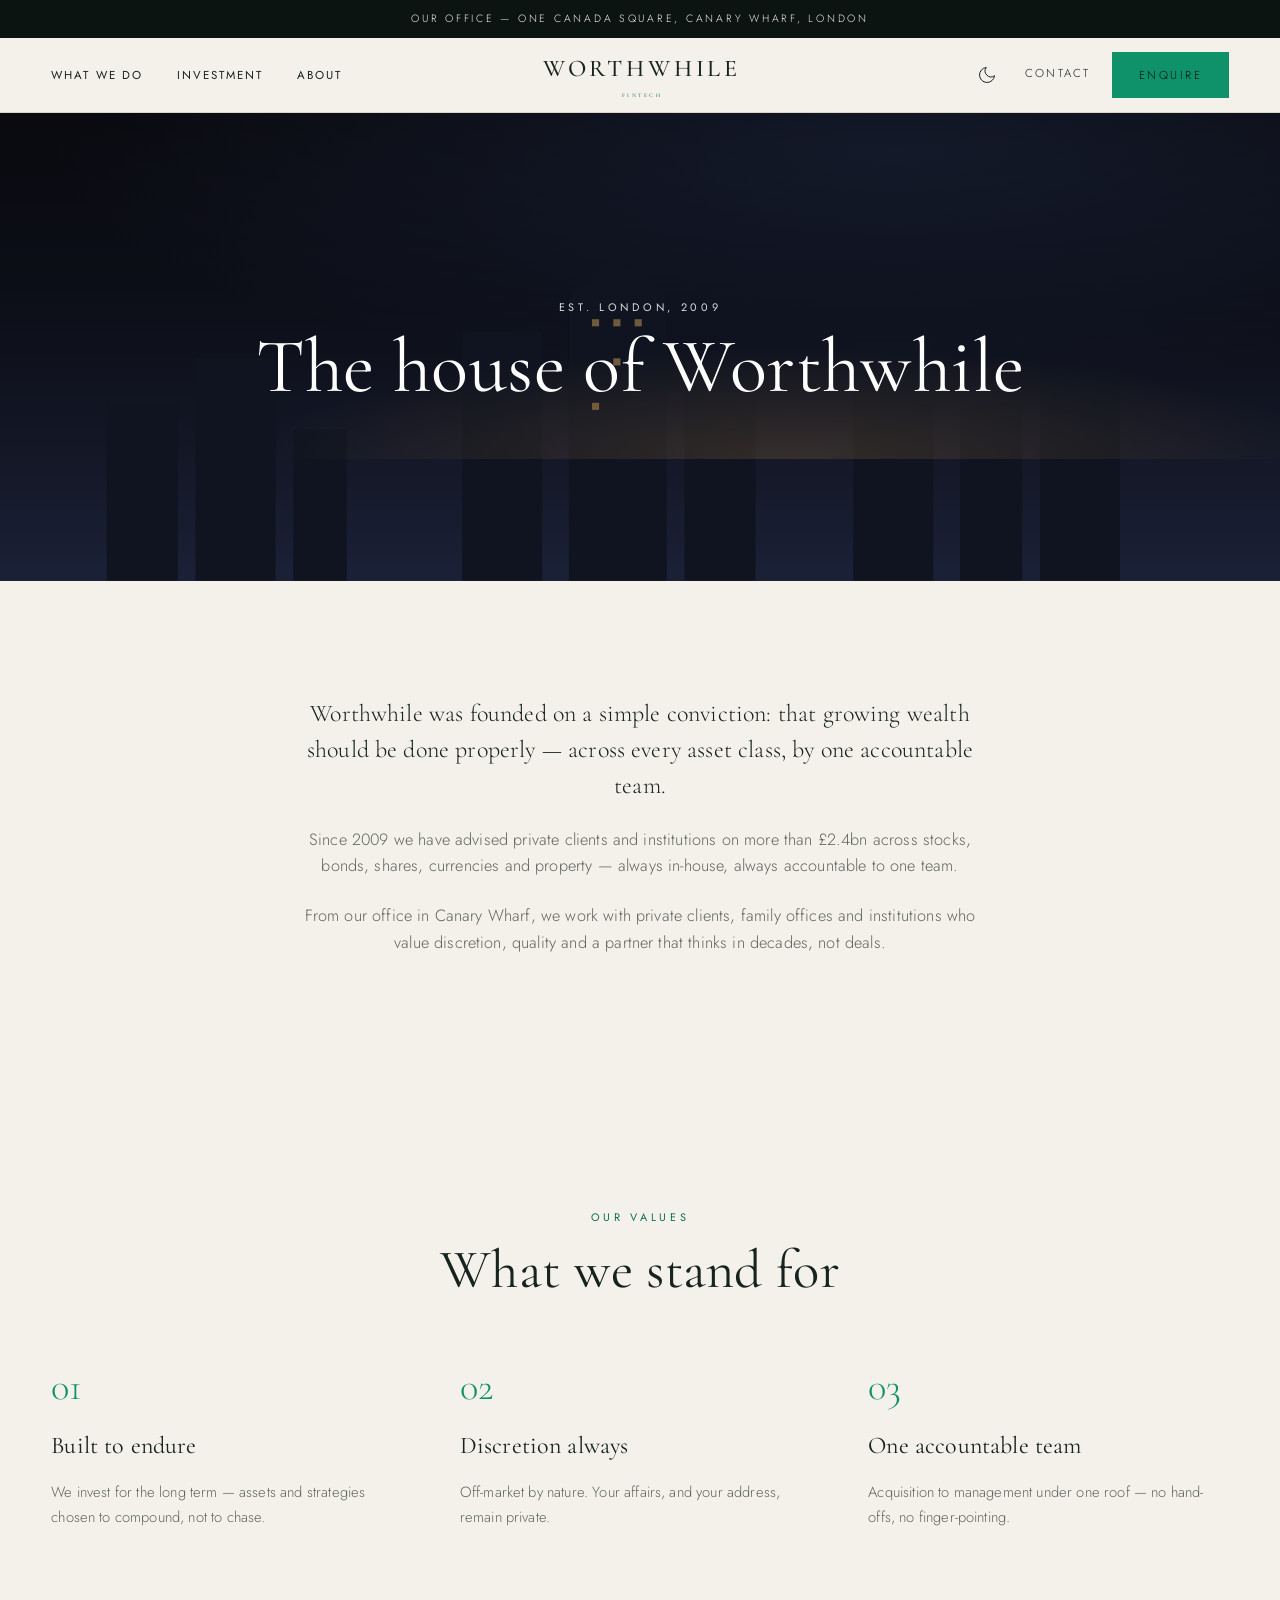
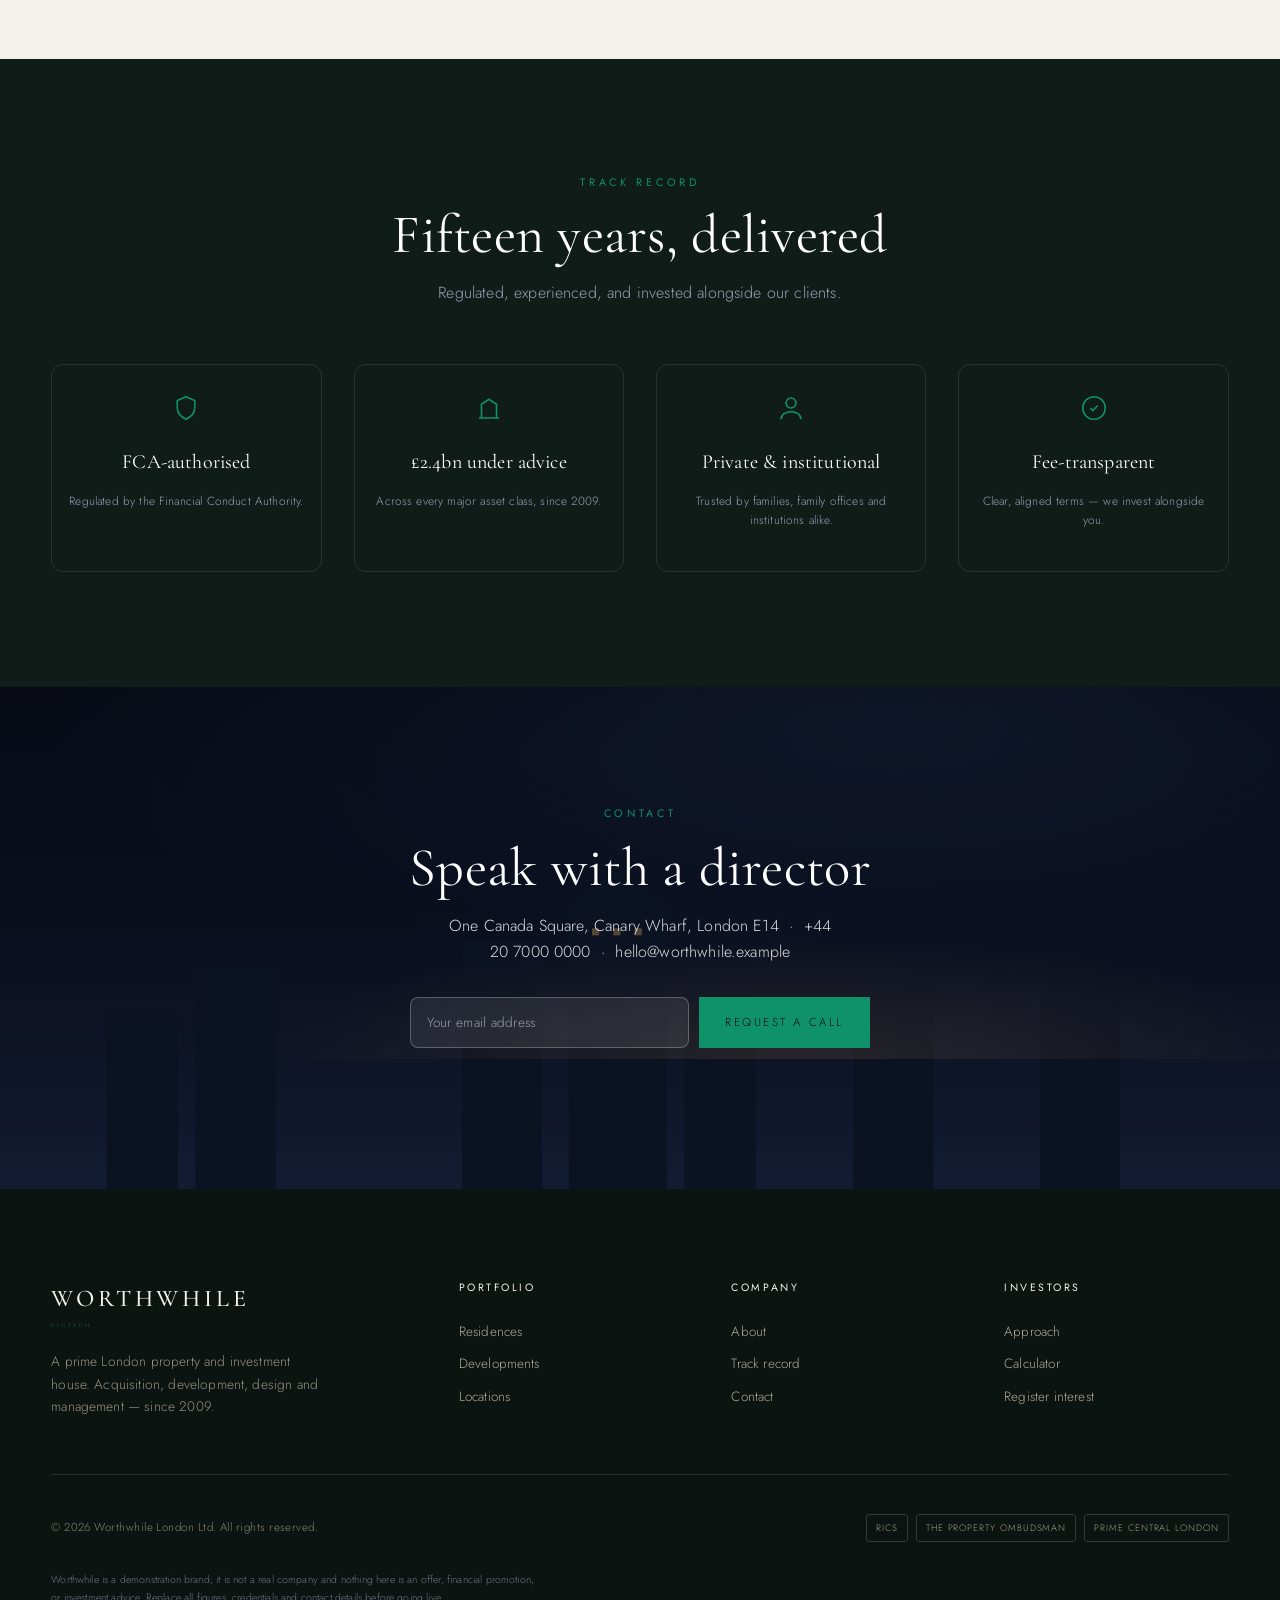
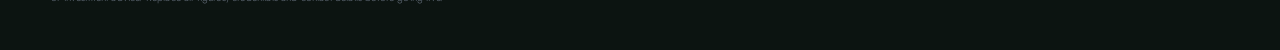
<file: about.html>
<!DOCTYPE html>
<html lang="en" class="js">
<head>
  <meta charset="UTF-8" />
  <meta name="viewport" content="width=device-width, initial-scale=1.0" />
  <title>About &amp; Contact — Worthwhile London</title>
  <meta name="description" content="Worthwhile is a prime London property and investment house, founded in 2009 and based in Canary Wharf. Our story, track record and how to reach us." />
  <meta name="theme-color" content="#0a0e17" />
  <script src="js/theme.js"></script>
  <link rel="icon" href="data:image/svg+xml,%3Csvg xmlns='http://www.w3.org/2000/svg' viewBox='0 0 32 32'%3E%3Crect width='32' height='32' rx='6' fill='%230a0e17'/%3E%3Ctext x='16' y='23' font-family='Georgia,serif' font-size='19' font-weight='600' fill='%230e9f6e' text-anchor='middle'%3EW%3C/text%3E%3C/svg%3E" />
  <link rel="preconnect" href="https://fonts.googleapis.com" />
  <link rel="preconnect" href="https://fonts.gstatic.com" crossorigin />
  <link href="https://fonts.googleapis.com/css2?family=Cormorant+Garamond:ital,wght@0,400;0,500;0,600;1,400;1,500&family=Jost:wght@300;400;500&display=swap" rel="stylesheet" />
  <link rel="stylesheet" href="styles.css" />
  <noscript><style>html.js .reveal{opacity:1!important;transform:none!important}</style></noscript>
</head>
<body>

  <!-- Intro loader -->
  <div class="loader" data-loader aria-hidden="true">
    <div>
      <div class="loader__brand">Worthwhile<small>Fintech</small></div>
      <div class="loader__bar"><i></i></div>
    </div>
  </div>

  <div class="announce"><div class="announce__track"><div class="announce__item is-active">Our office — One Canada Square, Canary Wharf, London</div></div></div>

  <header class="site-header is-solid">
    <div class="wrap nav">
      <button class="nav__toggle" aria-label="Open menu"><span></span><span></span><span></span></button>
      <nav class="nav__links" aria-label="Primary">
        <a href="index.html#categories">What We Do</a>
        <a href="investment.html">Investment</a>
        <a href="about.html">About</a>
      </nav>
      <a class="brand" href="index.html">Worthwhile<small>Fintech</small></a>
      <div class="nav__icons">
        <button class="icon-btn theme-toggle" type="button" aria-label="Switch theme"><svg class="ico-moon" viewBox="0 0 24 24"><path d="M21 12.8A9 9 0 1 1 11.2 3a7 7 0 0 0 9.8 9.8z"/></svg><svg class="ico-sun" viewBox="0 0 24 24"><circle cx="12" cy="12" r="4"/><path d="M12 2v2M12 20v2M4 12H2M22 12h-2M5 5l1.4 1.4M17.2 17.2L18.6 18.6M18.6 5.4l-1.4 1.4M5.4 18.6l1.4-1.4"/></svg></button>
        <a class="link-underline nav__login" href="about.html">Contact</a>
        <a class="btn btn--accent nav__cta" href="index.html#enquire">Enquire</a>
      </div>
    </div>
  </header>

  <!-- PAGE HERO -->
  <section class="page-hero">
    <div class="skyline" aria-hidden="true">
      <svg viewBox="0 0 1440 400" preserveAspectRatio="xMidYMax slice">
        <g fill="#0f1a30"><rect x="120" y="200" width="80" height="200"/><rect x="220" y="150" width="90" height="250"/><rect x="330" y="230" width="60" height="170"/><rect x="520" y="120" width="90" height="280"/><rect x="640" y="80" width="110" height="320"/><polygon points="640,80 695,40 750,80"/><rect x="770" y="150" width="80" height="250"/><rect x="960" y="130" width="90" height="270"/><rect x="1080" y="200" width="70" height="200"/><rect x="1170" y="160" width="90" height="240"/></g>
        <g fill="#f0c274" opacity=".7"><rect x="666" y="106" width="8" height="8"/><rect x="690" y="106" width="8" height="8"/><rect x="714" y="106" width="8" height="8"/><rect x="690" y="150" width="8" height="8"/><rect x="666" y="200" width="8" height="8"/></g>
      </svg>
    </div>
    <div class="page-hero__scrim"></div>
    <div class="page-hero__inner">
      <p class="eyebrow" style="color:rgba(255,255,255,.85)">Est. London, 2009</p>
      <h1 class="display page-hero__title" style="color:#fff" data-type>The house of Worthwhile</h1>
    </div>
  </section>

  <!-- STORY -->
  <section class="section wrap">
    <div class="prose reveal center">
      <p class="lead">Worthwhile was founded on a simple conviction: that growing wealth should be done properly — across every asset class, by one accountable team.</p>
      <p>Since 2009 we have advised private clients and institutions on more than £2.4bn across stocks, bonds, shares, currencies and property — always in-house, always accountable to one team.</p>
      <p>From our office in Canary Wharf, we work with private clients, family offices and institutions who value discretion, quality and a partner that thinks in decades, not deals.</p>
    </div>
  </section>

  <!-- VALUES -->
  <section class="section wrap">
    <div class="section__head center reveal"><span class="eyebrow">Our Values</span><h2 class="display section__title" data-type>What we stand for</h2></div>
    <div class="values reveal">
      <div class="value"><div class="num">01</div><h3>Built to endure</h3><p>We invest for the long term — assets and strategies chosen to compound, not to chase.</p></div>
      <div class="value"><div class="num">02</div><h3>Discretion always</h3><p>Off-market by nature. Your affairs, and your address, remain private.</p></div>
      <div class="value"><div class="num">03</div><h3>One accountable team</h3><p>Acquisition to management under one roof — no hand-offs, no finger-pointing.</p></div>
    </div>
  </section>

  <!-- ASSURANCES / TRACK RECORD -->
  <section class="secure">
    <div class="section wrap" id="assurances">
      <div class="section__head center reveal">
        <span class="eyebrow" style="color:var(--brass)">Track Record</span>
        <h2 class="display section__title" style="color:#fff">Fifteen years, delivered</h2>
        <p style="color:#93a0b4">Regulated, experienced, and invested alongside our clients.</p>
      </div>
      <div class="secure__grid reveal">
        <div class="badge"><svg viewBox="0 0 24 24"><path d="M12 3l7 3v6c0 4-3 7-7 9-4-2-7-5-7-9V6l7-3z"/></svg><h4>FCA-authorised</h4><p>Regulated by the Financial Conduct Authority.</p></div>
        <div class="badge"><svg viewBox="0 0 24 24"><path d="M4 20h16M6 20V9l6-4 6 4v11"/></svg><h4>£2.4bn under advice</h4><p>Across every major asset class, since 2009.</p></div>
        <div class="badge"><svg viewBox="0 0 24 24"><circle cx="12" cy="8" r="4"/><path d="M4 21c0-4 4-6 8-6s8 2 8 6"/></svg><h4>Private &amp; institutional</h4><p>Trusted by families, family offices and institutions alike.</p></div>
        <div class="badge"><svg viewBox="0 0 24 24"><path d="M9 12l2 2 4-4"/><circle cx="12" cy="12" r="9"/></svg><h4>Fee-transparent</h4><p>Clear, aligned terms — we invest alongside you.</p></div>
      </div>
    </div>
  </section>

  <!-- CONTACT / CTA -->
  <section class="cta" id="contact">
    <div class="skyline" aria-hidden="true">
      <svg viewBox="0 0 1440 400" preserveAspectRatio="xMidYMax slice">
        <g fill="#0f1a30"><rect x="120" y="200" width="80" height="200"/><rect x="220" y="150" width="90" height="250"/><rect x="520" y="120" width="90" height="280"/><rect x="640" y="80" width="110" height="320"/><polygon points="640,80 695,40 750,80"/><rect x="770" y="150" width="80" height="250"/><rect x="960" y="130" width="90" height="270"/><rect x="1170" y="160" width="90" height="240"/></g>
        <g fill="#f0c274" opacity=".7"><rect x="666" y="106" width="8" height="8"/><rect x="690" y="106" width="8" height="8"/><rect x="714" y="106" width="8" height="8"/></g>
      </svg>
    </div>
    <div class="cta__scrim"></div>
    <div class="cta__inner wrap reveal">
      <span class="eyebrow" style="color:var(--brass)">Contact</span>
      <h2 class="display section__title" style="color:#fff;margin-top:1rem">Speak with a director</h2>
      <p>One Canada Square, Canary Wharf, London E14 &nbsp;·&nbsp; +44 20 7000 0000 &nbsp;·&nbsp; hello@worthwhile.example</p>
      <form class="lead-form" data-lead novalidate>
        <input type="email" name="email" placeholder="Your email address" aria-label="Email address" required />
        <button type="submit" class="btn btn--accent">Request a call</button>
      </form>
      <div class="form-msg" data-lead-msg role="status" aria-live="polite"></div>
    </div>
  </section>

  <footer class="site-footer">
    <div class="wrap">
      <div class="footer__top">
        <div class="footer__brand"><a class="brand" href="index.html">Worthwhile<small>Fintech</small></a><p>A prime London property and investment house. Acquisition, development, design and management — since 2009.</p></div>
        <div class="footer__col"><h4>Portfolio</h4><a href="index.html#categories">Residences</a><a href="investment.html">Developments</a><a href="index.html#categories">Locations</a></div>
        <div class="footer__col"><h4>Company</h4><a href="about.html">About</a><a href="about.html#assurances">Track record</a><a href="about.html">Contact</a></div>
        <div class="footer__col"><h4>Investors</h4><a href="investment.html">Approach</a><a href="investment.html#calc">Calculator</a><a href="index.html#enquire">Register interest</a></div>
      </div>
      <div class="footer__bottom"><p>© 2026 Worthwhile London Ltd. All rights reserved.</p><div class="pay"><span>RICS</span><span>The Property Ombudsman</span><span>Prime Central London</span></div></div>
      <p style="font-size:.66rem;color:#6b7583;margin-top:1.4rem;max-width:82ch;line-height:1.7">Worthwhile is a demonstration brand; it is not a real company and nothing here is an offer, financial promotion, or investment advice. Replace all figures, credentials and contact details before going live.</p>
    </div>
  </footer>

  <div class="mobile-menu">
    <div class="mobile-menu__head"><a class="brand" href="index.html">Worthwhile<small>Fintech</small></a><button class="mobile-menu__close" aria-label="Close"><svg viewBox="0 0 24 24" width="22" height="22" stroke="currentColor" fill="none" stroke-width="1.3"><line x1="6" y1="6" x2="18" y2="18"/><line x1="18" y1="6" x2="6" y2="18"/></svg></button></div>
    <nav class="mobile-menu__links"><a href="index.html#categories">Portfolio</a><a href="investment.html">Investment</a><a href="index.html#categories">Locations</a><a href="about.html">About</a></nav>
  </div>

  <div class="overlay"></div>
  <button class="to-top" aria-label="Back to top"><svg viewBox="0 0 24 24"><polyline points="6 14 12 8 18 14"/></svg></button>

  <script src="js/lenis.min.js" defer></script>
  <script src="js/app.js" defer></script>
</body>
</html>
</file>
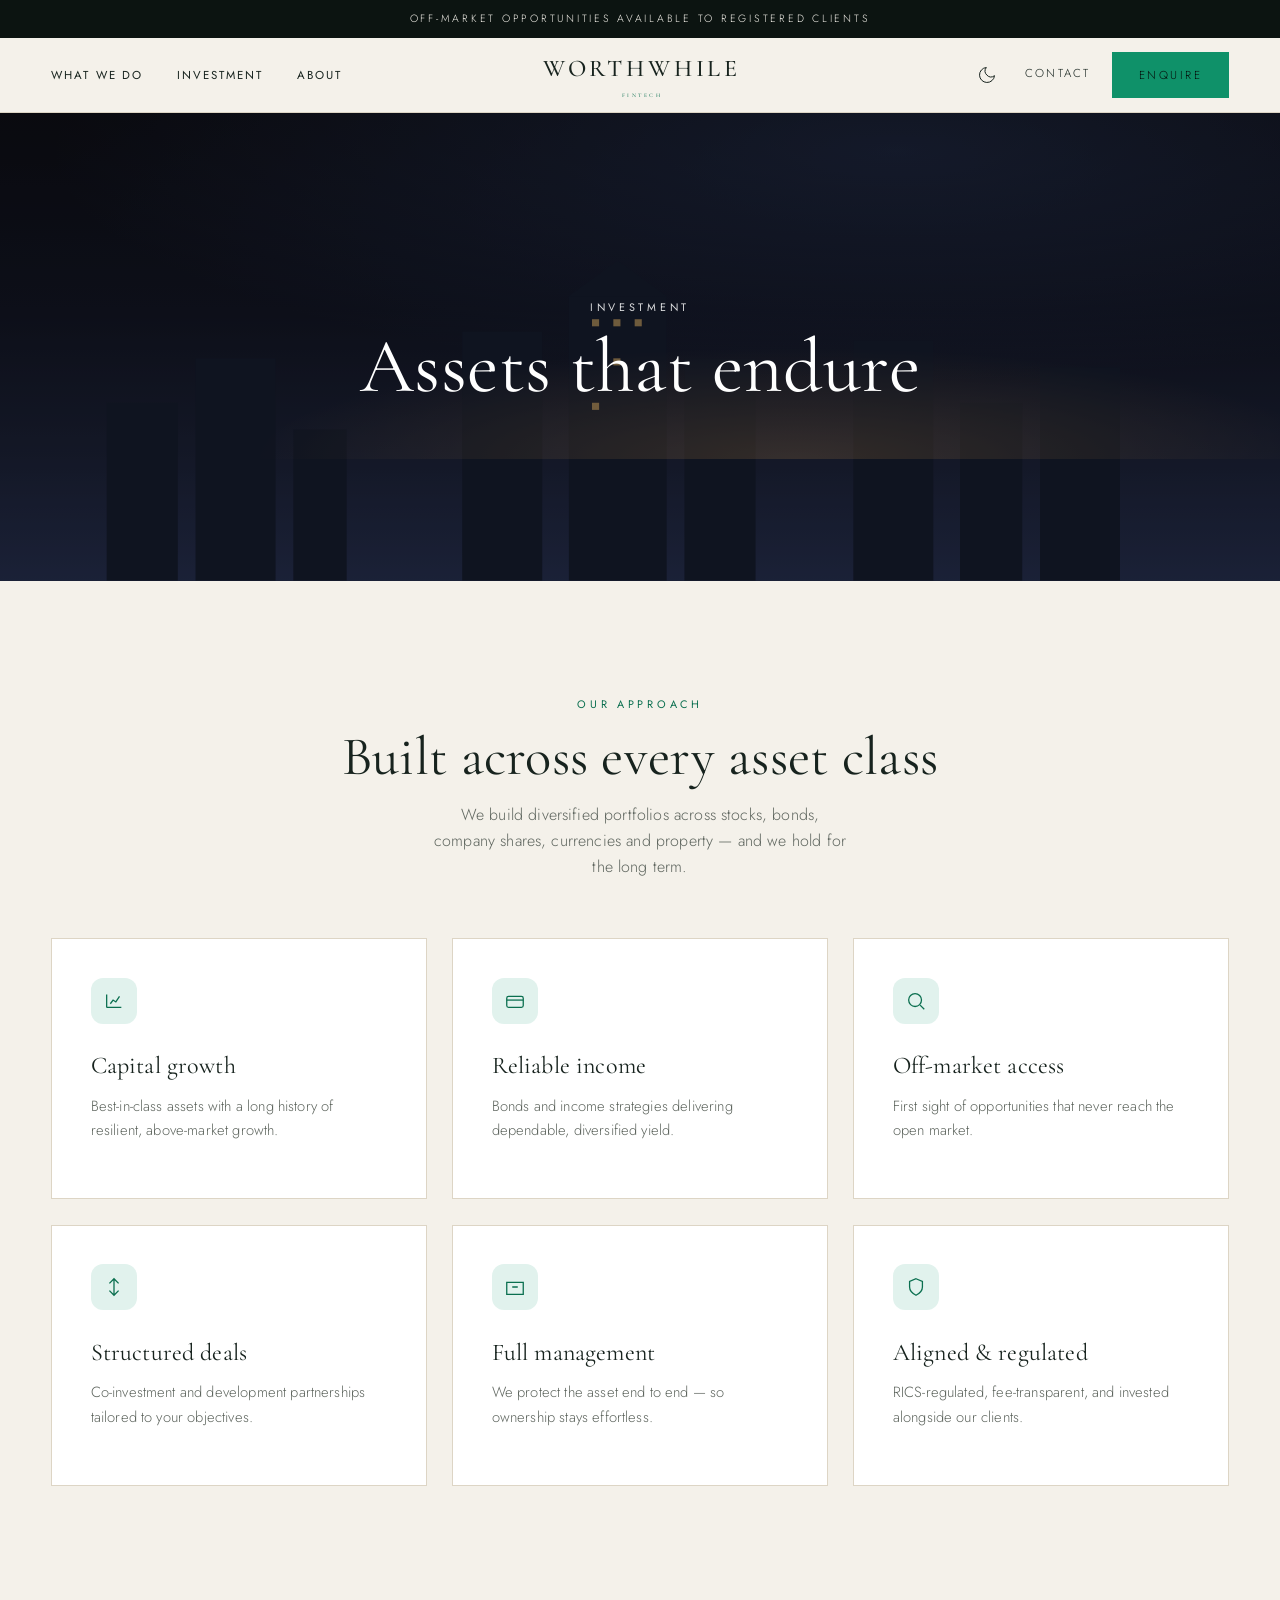
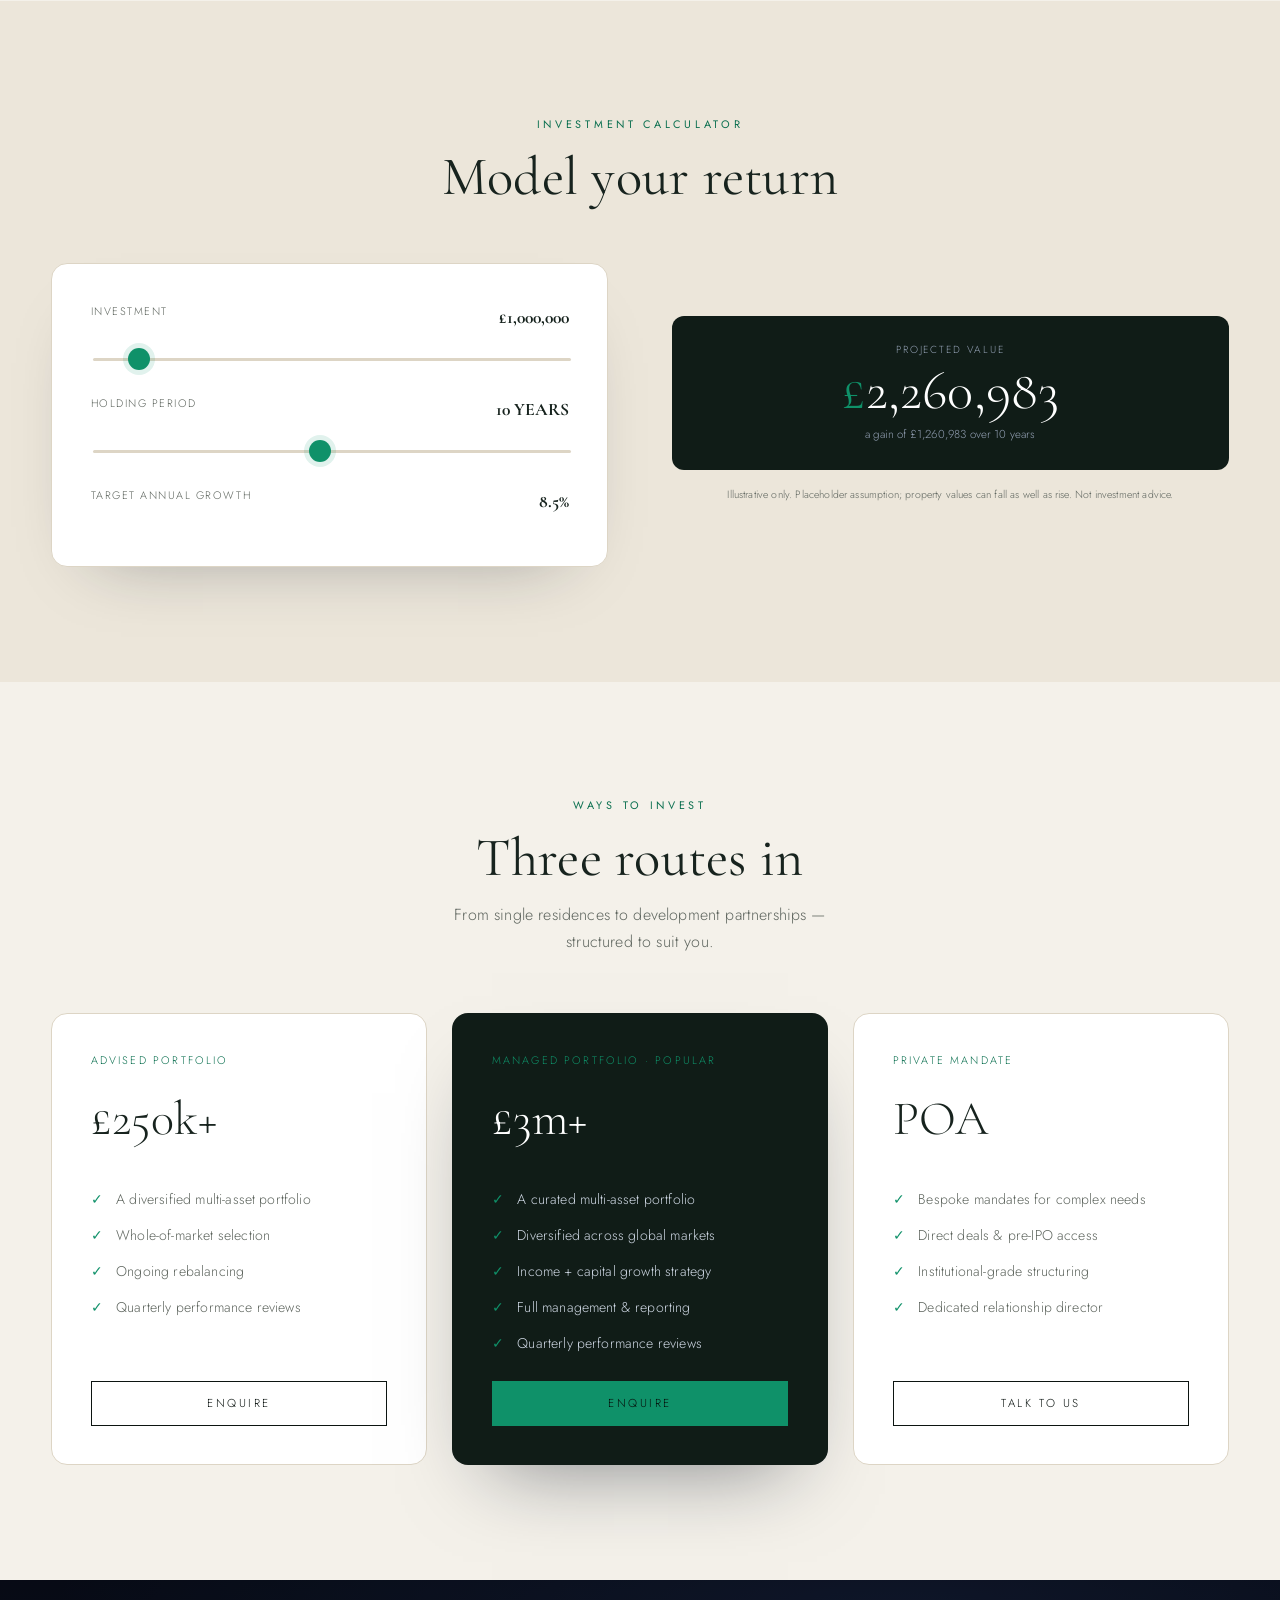
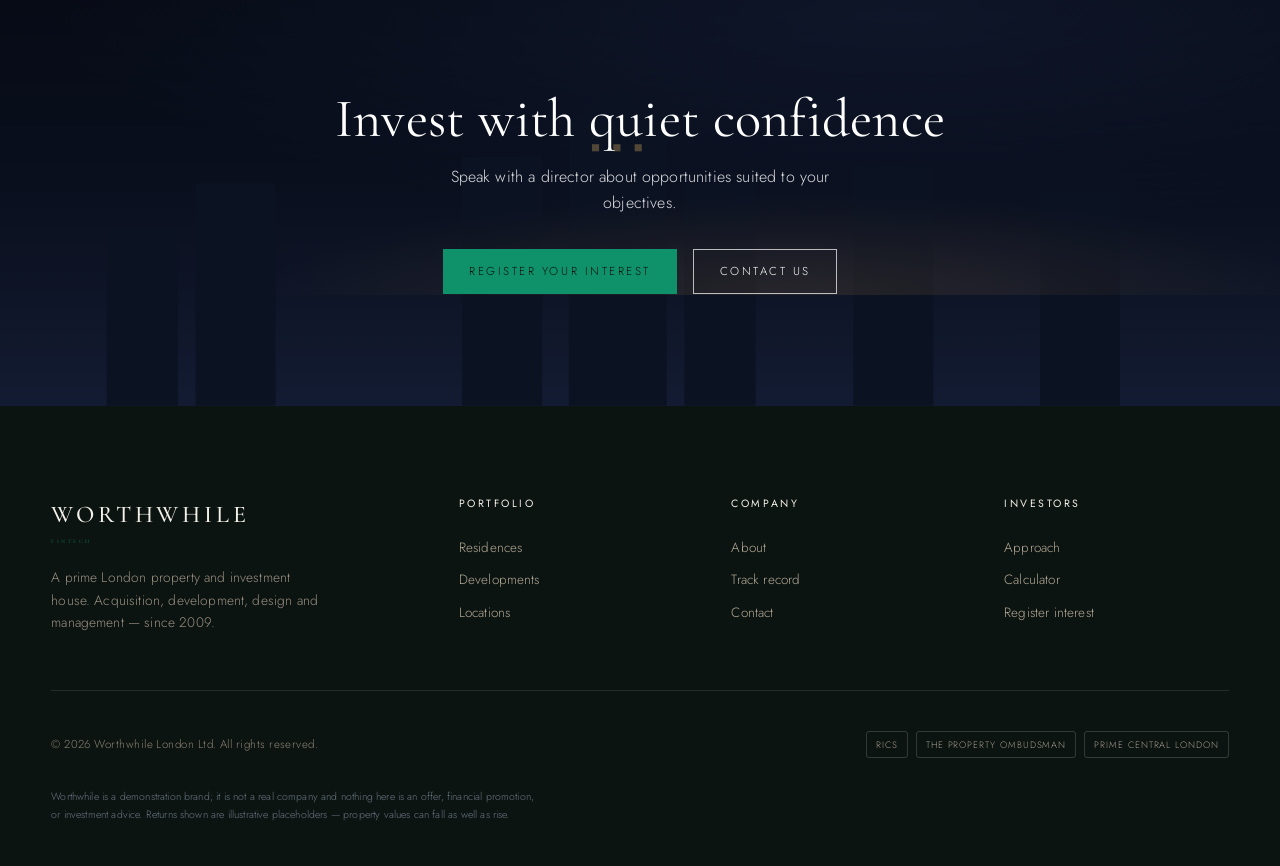
<file: investment.html>
<!DOCTYPE html>
<html lang="en" class="js">
<head>
  <meta charset="UTF-8" />
  <meta name="viewport" content="width=device-width, initial-scale=1.0" />
  <title>Investment — Worthwhile London</title>
  <meta name="description" content="Worthwhile's approach to prime London property investment: capital growth, income, off-market access and structured opportunities for private clients and institutions." />
  <meta name="theme-color" content="#0a0e17" />
  <script src="js/theme.js"></script>
  <link rel="icon" href="data:image/svg+xml,%3Csvg xmlns='http://www.w3.org/2000/svg' viewBox='0 0 32 32'%3E%3Crect width='32' height='32' rx='6' fill='%230a0e17'/%3E%3Ctext x='16' y='23' font-family='Georgia,serif' font-size='19' font-weight='600' fill='%230e9f6e' text-anchor='middle'%3EW%3C/text%3E%3C/svg%3E" />
  <link rel="preconnect" href="https://fonts.googleapis.com" />
  <link rel="preconnect" href="https://fonts.gstatic.com" crossorigin />
  <link href="https://fonts.googleapis.com/css2?family=Cormorant+Garamond:ital,wght@0,400;0,500;0,600;1,400;1,500&family=Jost:wght@300;400;500&display=swap" rel="stylesheet" />
  <link rel="stylesheet" href="styles.css" />
  <noscript><style>html.js .reveal{opacity:1!important;transform:none!important}</style></noscript>
</head>
<body>

  <!-- Intro loader -->
  <div class="loader" data-loader aria-hidden="true">
    <div>
      <div class="loader__brand">Worthwhile<small>Fintech</small></div>
      <div class="loader__bar"><i></i></div>
    </div>
  </div>

  <div class="announce"><div class="announce__track"><div class="announce__item is-active">Off-market opportunities available to registered clients</div></div></div>

  <header class="site-header is-solid">
    <div class="wrap nav">
      <button class="nav__toggle" aria-label="Open menu"><span></span><span></span><span></span></button>
      <nav class="nav__links" aria-label="Primary">
        <a href="index.html#categories">What We Do</a>
        <a href="investment.html">Investment</a>
        <a href="about.html">About</a>
      </nav>
      <a class="brand" href="index.html">Worthwhile<small>Fintech</small></a>
      <div class="nav__icons">
        <button class="icon-btn theme-toggle" type="button" aria-label="Switch theme"><svg class="ico-moon" viewBox="0 0 24 24"><path d="M21 12.8A9 9 0 1 1 11.2 3a7 7 0 0 0 9.8 9.8z"/></svg><svg class="ico-sun" viewBox="0 0 24 24"><circle cx="12" cy="12" r="4"/><path d="M12 2v2M12 20v2M4 12H2M22 12h-2M5 5l1.4 1.4M17.2 17.2L18.6 18.6M18.6 5.4l-1.4 1.4M5.4 18.6l1.4-1.4"/></svg></button>
        <a class="link-underline nav__login" href="about.html">Contact</a>
        <a class="btn btn--accent nav__cta" href="index.html#enquire">Enquire</a>
      </div>
    </div>
  </header>

  <!-- PAGE HERO -->
  <section class="page-hero">
    <div class="skyline" aria-hidden="true">
      <svg viewBox="0 0 1440 400" preserveAspectRatio="xMidYMax slice">
        <g fill="#0f1a30"><rect x="120" y="200" width="80" height="200"/><rect x="220" y="150" width="90" height="250"/><rect x="330" y="230" width="60" height="170"/><rect x="520" y="120" width="90" height="280"/><rect x="640" y="80" width="110" height="320"/><polygon points="640,80 695,40 750,80"/><rect x="770" y="150" width="80" height="250"/><rect x="960" y="130" width="90" height="270"/><rect x="1080" y="200" width="70" height="200"/><rect x="1170" y="160" width="90" height="240"/></g>
        <g fill="#f0c274" opacity=".7"><rect x="666" y="106" width="8" height="8"/><rect x="690" y="106" width="8" height="8"/><rect x="714" y="106" width="8" height="8"/><rect x="690" y="150" width="8" height="8"/><rect x="666" y="200" width="8" height="8"/></g>
      </svg>
    </div>
    <div class="page-hero__scrim"></div>
    <div class="page-hero__inner">
      <p class="eyebrow" style="color:rgba(255,255,255,.85)">Investment</p>
      <h1 class="display page-hero__title" style="color:#fff" data-type>Assets that endure</h1>
    </div>
  </section>

  <!-- APPROACH -->
  <section class="section wrap">
    <div class="section__head center reveal">
      <span class="eyebrow">Our Approach</span>
      <h2 class="display section__title" data-type>Built across every asset class</h2>
      <p>We build diversified portfolios across stocks, bonds, company shares, currencies and property — and we hold for the long term.</p>
    </div>
    <div class="features">
      <article class="feature reveal"><div class="feature__ico"><svg viewBox="0 0 24 24"><path d="M4 19V5M4 19h16M8 15l3-4 3 2 4-6"/></svg></div><h3>Capital growth</h3><p>Best-in-class assets with a long history of resilient, above-market growth.</p></article>
      <article class="feature reveal" data-reveal-delay="1"><div class="feature__ico"><svg viewBox="0 0 24 24"><rect x="3" y="7" width="18" height="12" rx="2"/><path d="M3 11h18"/></svg></div><h3>Reliable income</h3><p>Bonds and income strategies delivering dependable, diversified yield.</p></article>
      <article class="feature reveal" data-reveal-delay="2"><div class="feature__ico"><svg viewBox="0 0 24 24"><circle cx="11" cy="11" r="7"/><line x1="21" y1="21" x2="16.5" y2="16.5"/></svg></div><h3>Off-market access</h3><p>First sight of opportunities that never reach the open market.</p></article>
      <article class="feature reveal"><div class="feature__ico"><svg viewBox="0 0 24 24"><path d="M12 3v18M7 8l5-5 5 5M7 16l5 5 5-5"/></svg></div><h3>Structured deals</h3><p>Co-investment and development partnerships tailored to your objectives.</p></article>
      <article class="feature reveal" data-reveal-delay="1"><div class="feature__ico"><svg viewBox="0 0 24 24"><path d="M3 7h18v13H3zM9 12h6"/></svg></div><h3>Full management</h3><p>We protect the asset end to end — so ownership stays effortless.</p></article>
      <article class="feature reveal" data-reveal-delay="2"><div class="feature__ico"><svg viewBox="0 0 24 24"><path d="M12 3l7 3v6c0 4-3 7-7 9-4-2-7-5-7-9V6l7-3z"/></svg></div><h3>Aligned &amp; regulated</h3><p>RICS-regulated, fee-transparent, and invested alongside our clients.</p></article>
    </div>
  </section>

  <!-- CALCULATOR -->
  <section class="calc section" id="calc">
    <div class="wrap">
      <div class="section__head center reveal">
        <span class="eyebrow">Investment Calculator</span>
        <h2 class="display section__title" data-type>Model your return</h2>
      </div>
      <div class="calc__wrap reveal">
        <div class="calc__panel">
          <div class="calc__field"><label>Investment <b data-calc-balance>£1,000,000</b></label><input class="calc__range" type="range" id="calcBalance" min="250000" max="10000000" step="50000" value="1000000" /></div>
          <div class="calc__field"><label>Holding period <b data-calc-term>10 years</b></label><input class="calc__range" type="range" id="calcTerm" min="1" max="20" step="1" value="10" /></div>
          <div class="calc__field" style="margin-bottom:0"><label>Target annual growth <b>8.5%</b></label></div>
        </div>
        <div>
          <div class="calc__result"><div class="l">Projected value</div><div class="v"><span class="accent">£</span><span data-calc-earn>2,261,000</span></div><div class="sub" data-calc-sub>a gain of £1,261,000 over 10 years</div></div>
          <p class="calc__note">Illustrative only. Placeholder assumption; property values can fall as well as rise. Not investment advice.</p>
        </div>
      </div>
    </div>
  </section>

  <!-- WAYS TO INVEST -->
  <section class="section wrap" id="ways">
    <div class="section__head center reveal">
      <span class="eyebrow">Ways to Invest</span>
      <h2 class="display section__title" data-type>Three routes in</h2>
      <p>From single residences to development partnerships — structured to suit you.</p>
    </div>
    <div class="pricing reveal">
      <div class="plan">
        <span class="plan__name">Advised Portfolio</span>
        <div class="plan__price">£250k+</div>
        <ul>
          <li>A diversified multi-asset portfolio</li>
          <li>Whole-of-market selection</li>
          <li>Ongoing rebalancing</li>
          <li>Quarterly performance reviews</li>
        </ul>
        <a href="index.html#enquire" class="btn">Enquire</a>
      </div>
      <div class="plan is-featured">
        <span class="plan__name">Managed Portfolio · Popular</span>
        <div class="plan__price">£3m+</div>
        <ul>
          <li>A curated multi-asset portfolio</li>
          <li>Diversified across global markets</li>
          <li>Income + capital growth strategy</li>
          <li>Full management &amp; reporting</li>
          <li>Quarterly performance reviews</li>
        </ul>
        <a href="index.html#enquire" class="btn">Enquire</a>
      </div>
      <div class="plan">
        <span class="plan__name">Private Mandate</span>
        <div class="plan__price">POA</div>
        <ul>
          <li>Bespoke mandates for complex needs</li>
          <li>Direct deals &amp; pre-IPO access</li>
          <li>Institutional-grade structuring</li>
          <li>Dedicated relationship director</li>
        </ul>
        <a href="index.html#enquire" class="btn">Talk to us</a>
      </div>
    </div>
  </section>

  <!-- CTA -->
  <section class="cta" id="open">
    <div class="skyline" aria-hidden="true">
      <svg viewBox="0 0 1440 400" preserveAspectRatio="xMidYMax slice">
        <g fill="#0f1a30"><rect x="120" y="200" width="80" height="200"/><rect x="220" y="150" width="90" height="250"/><rect x="520" y="120" width="90" height="280"/><rect x="640" y="80" width="110" height="320"/><polygon points="640,80 695,40 750,80"/><rect x="770" y="150" width="80" height="250"/><rect x="960" y="130" width="90" height="270"/><rect x="1170" y="160" width="90" height="240"/></g>
        <g fill="#f0c274" opacity=".7"><rect x="666" y="106" width="8" height="8"/><rect x="690" y="106" width="8" height="8"/><rect x="714" y="106" width="8" height="8"/></g>
      </svg>
    </div>
    <div class="cta__scrim"></div>
    <div class="cta__inner wrap reveal">
      <h2 class="display section__title" style="color:#fff">Invest with quiet confidence</h2>
      <p>Speak with a director about opportunities suited to your objectives.</p>
      <div style="display:flex;gap:1rem;justify-content:center;flex-wrap:wrap"><a href="index.html#enquire" class="btn btn--accent">Register your interest</a><a href="about.html" class="btn btn--light">Contact us</a></div>
    </div>
  </section>

  <footer class="site-footer">
    <div class="wrap">
      <div class="footer__top">
        <div class="footer__brand"><a class="brand" href="index.html">Worthwhile<small>Fintech</small></a><p>A prime London property and investment house. Acquisition, development, design and management — since 2009.</p></div>
        <div class="footer__col"><h4>Portfolio</h4><a href="index.html#categories">Residences</a><a href="investment.html">Developments</a><a href="index.html#categories">Locations</a></div>
        <div class="footer__col"><h4>Company</h4><a href="about.html">About</a><a href="about.html#assurances">Track record</a><a href="about.html">Contact</a></div>
        <div class="footer__col"><h4>Investors</h4><a href="investment.html">Approach</a><a href="investment.html#calc">Calculator</a><a href="index.html#enquire">Register interest</a></div>
      </div>
      <div class="footer__bottom"><p>© 2026 Worthwhile London Ltd. All rights reserved.</p><div class="pay"><span>RICS</span><span>The Property Ombudsman</span><span>Prime Central London</span></div></div>
      <p style="font-size:.66rem;color:#6b7583;margin-top:1.4rem;max-width:82ch;line-height:1.7">Worthwhile is a demonstration brand; it is not a real company and nothing here is an offer, financial promotion, or investment advice. Returns shown are illustrative placeholders — property values can fall as well as rise.</p>
    </div>
  </footer>

  <div class="mobile-menu">
    <div class="mobile-menu__head"><a class="brand" href="index.html">Worthwhile<small>Fintech</small></a><button class="mobile-menu__close" aria-label="Close"><svg viewBox="0 0 24 24" width="22" height="22" stroke="currentColor" fill="none" stroke-width="1.3"><line x1="6" y1="6" x2="18" y2="18"/><line x1="18" y1="6" x2="6" y2="18"/></svg></button></div>
    <nav class="mobile-menu__links"><a href="index.html#categories">Portfolio</a><a href="investment.html">Investment</a><a href="index.html#categories">Locations</a><a href="about.html">About</a></nav>
  </div>

  <div class="overlay"></div>
  <button class="to-top" aria-label="Back to top"><svg viewBox="0 0 24 24"><polyline points="6 14 12 8 18 14"/></svg></button>

  <script src="js/lenis.min.js" defer></script>
  <script src="js/app.js" defer></script>
</body>
</html>
</file>
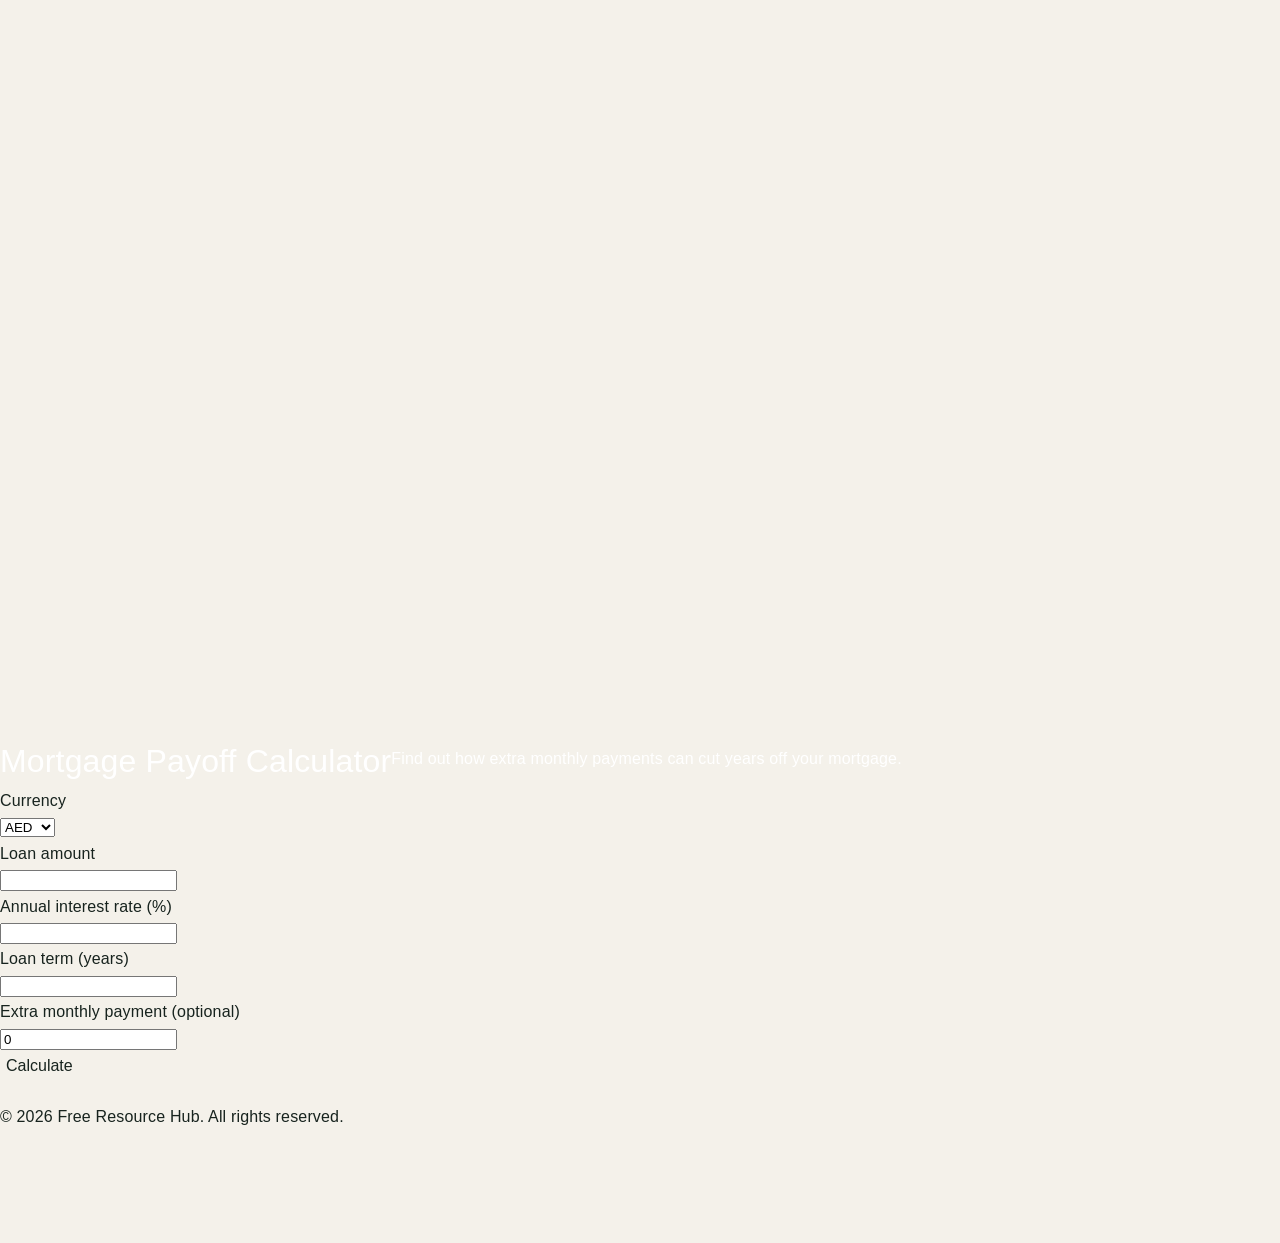
<file: mortgage.html>
<!DOCTYPE html>
<html lang="en">
<head>
  <meta charset="UTF-8" />
  <meta name="viewport" content="width=device-width, initial-scale=1.0" />
  <title>Mortgage Payoff Calculator – Reduce Interest & Pay Off Faster</title>
  <meta name="description" content="Calculate your mortgage monthly payment, see how extra payments reduce interest and shorten the loan term. Quick, free calculator for faster payoff." />
  <link rel="stylesheet" href="styles.css" />
</head>
<body>
  <header class="hero">
    <h1>Mortgage Payoff Calculator</h1>
    <p>Find out how extra monthly payments can cut years off your mortgage.</p>
  </header>
  <section class="content">
    <form id="mortgageForm">
      <label>Currency<br>
        <select id="currency" required></select>
      </label><br>
      <label>Loan amount<br><input type="number" id="principal" required></label><br>
      <label>Annual interest rate (%)<br><input type="number" step="0.01" id="rate" required></label><br>
      <label>Loan term (years)<br><input type="number" id="years" required></label><br>
      <label>Extra monthly payment (optional)<br><input type="number" id="extra" value="0"></label><br>
      <button type="submit">Calculate</button>
    </form>
    <div id="result" style="margin-top:1.5rem;"></div>
  </section>
  <footer>
    <p>&copy; 2026 Free Resource Hub. All rights reserved.</p>
  </footer>
  <script>
    // Populate currency dropdown with a comprehensive list of ISO 4217 codes
    const currencyList = [
      "AED","AFN","ALL","AMD","ANG","AOA","ARS","AUD","AWG","AZN","BAM","BBD","BDT","BGN","BHD","BIF","BMD","BND","BOB","BRL","BSD","BTN","BWP","BYN","BZD","CAD","CDF","CHF","CLP","CNY","COP","CRC","CUC","CUP","CVE","CZK","DJF","DKK","DOP","DZD","EGP","ERN","ETB","EUR","FJD","FKP","GBP","GEL","GGP","GHS","GIP","GMD","GNF","GTQ","GYD","HKD","HNL","HRK","HTG","HUF","IDR","ILS","IMP","INR","IQD","IRR","ISK","JEP","JMD","JOD","JPY","KES","KGS","KHR","KMF","KPW","KRW","KWD","KYD","KZT","LAK","LBP","LKR","LRD","LSL","LYD","MAD","MDL","MGA","MKD","MMK","MNT","MOP","MRU","MUR","MVR","MWK","MXN","MYR","MZN","NAD","NGN","NIO","NOK","NPR","NZD","OMR","PAB","PEN","PGK","PHP","PKR","PLN","PYG","QAR","RON","RSD","RUB","RWF","SAR","SBD","SCR","SDG","SEK","SGD","SHP","SLL","SOS","SRD","STN","SVC","SYP","SZL","THB","TJS","TMT","TND","TOP","TRY","TTD","TVD","TWD","TZS","UAH","UGX","USD","UYU","UZS","VEF","VND","VUV","WST","XAF","XCD","XOF","XPF","YER","ZAR","ZMW","ZWD"
    ];
    const currencySelect = document.getElementById('currency');
    currencyList.forEach(code => {
      const opt = document.createElement('option');
      opt.value = code;
      opt.textContent = code;
      currencySelect.appendChild(opt);
    });
    // Mortgage calculation with optional extra payment
    function calculateMortgage(principal, annualRate, years, extra) {
      const monthlyRate = annualRate / 100 / 12;
      const n = years * 12;
      const monthlyPayment = principal * monthlyRate / (1 - Math.pow(1 + monthlyRate, -n));
      if (extra <= 0) {
        const totalInterest = monthlyPayment * n - principal;
        return {monthly: monthlyPayment, months: n, totalInterest};
      }
      let balance = principal;
      let month = 0;
      let totalInterest = 0;
      while (balance > 0) {
        const interest = balance * monthlyRate;
        const principalPortion = Math.min(monthlyPayment - interest + extra, balance);
        balance -= principalPortion;
        totalInterest += interest;
        month++;
        if (month > n * 2) break; // safety
      }
      return {monthly: monthlyPayment + extra, months: month, totalInterest};
    }
    document.getElementById('mortgageForm').addEventListener('submit', function(e) {
      e.preventDefault();
      const currency = document.getElementById('currency').value;
      const formatter = new Intl.NumberFormat(undefined, { style: 'currency', currency });
      const principal = parseFloat(document.getElementById('principal').value);
      const annualRate = parseFloat(document.getElementById('rate').value);
      const years = parseInt(document.getElementById('years').value);
      const extra = parseFloat(document.getElementById('extra').value) || 0;
      const result = calculateMortgage(principal, annualRate, years, extra);
      const regularMonthly = (principal * (annualRate / 100 / 12) / (1 - Math.pow(1 + annualRate / 100 / 12, -years * 12))).toFixed(2);
      const monthsSaved = years * 12 - result.months;
      const yearsSaved = (monthsSaved / 12).toFixed(1);
      const totalPaid = (result.monthly * result.months).toFixed(2);
      const totalInterest = result.totalInterest.toFixed(2);
      const output = `<h2>Results</h2>
        <p>Regular monthly payment (no extra): ${formatter.format(regularMonthly)}</p>
        <p>With extra payment: ${formatter.format(result.monthly.toFixed(2))} per month</p>
        <p>Payoff time: ${Math.floor(result.months / 12)} years and ${result.months % 12} months (${result.months} months total)</p>
        <p>Time saved: ${yearsSaved} years (${monthsSaved} months)</p>
        <p>Total interest paid: ${formatter.format(totalInterest)}</p>
        <p>Total amount paid: ${formatter.format(totalPaid)}</p>`;
      document.getElementById('result').innerHTML = output;
    });
  </script>
</body>
</html>
</file>
<file: styles.css>
/* =====================================================================
   ÉCLAT LONDON — Quiet-luxury design system
   Author: hand-built, self-contained (no external CSS frameworks)
   ===================================================================== */

/* ---------- Lenis smooth (momentum) scroll ---------- */
html.lenis, html.lenis body { height: auto; }
.lenis.lenis-smooth { scroll-behavior: auto !important; }
.lenis.lenis-smooth [data-lenis-prevent] { overscroll-behavior: contain; }
.lenis.lenis-stopped { overflow: clip; }
.lenis.lenis-smooth iframe { pointer-events: none; }

/* ---------- Parallax media ---------- */
[data-parallax] { will-change: transform; transition: none !important; backface-visibility: hidden; }

/* ---------- Design tokens ---------- */
:root {
  /* palette — modern fintech: deep ink-navy, cool paper, emerald accent */
  --noir:      #0c1411;   /* deep forest-charcoal — dark sections, buttons, footer */
  --ink:       #17231e;   /* primary text — warm near-black, softer than pure black */
  --stone:     #5e655e;   /* muted body text on light */
  --bone:      #f4f1ea;   /* primary background — warm editorial ivory */
  --sand:      #ece6da;   /* section alt background */
  --linen:     #e4ddcd;
  --line:      #ddd5c5;   /* hairline borders */
  --brass:     #0f9169;   /* accent — deep emerald (growth), used sparingly */
  --brass-dk:  #0a6f4f;
  --gold:      #c9a45e;   /* champagne gold — secondary accent */
  --accent-soft: rgba(15,145,105,.12);
  --navy:      #101c17;   /* deep panel */
  --white:     #ffffff;

  /* typography */
  --serif: "Cormorant Garamond", "Times New Roman", serif;
  --sans:  "Jost", "Helvetica Neue", Arial, sans-serif;

  /* rhythm */
  --wrap: 1360px;
  --gutter: clamp(1.15rem, 4vw, 3.75rem);
  --ease: cubic-bezier(.22, 1, .36, 1);
  --nav-h: 74px;
}

/* ---------- Reset-ish ---------- */
*, *::before, *::after { box-sizing: border-box; }
html { -webkit-text-size-adjust: 100%; scroll-behavior: smooth; }
body {
  margin: 0;
  font-family: var(--sans);
  font-weight: 300;
  color: var(--ink);
  background: var(--bone);
  line-height: 1.65;
  letter-spacing: .01em;
  overflow-x: hidden;
  -webkit-font-smoothing: antialiased;
  text-rendering: optimizeLegibility;
}
img { max-width: 100%; display: block; }
a { color: inherit; text-decoration: none; }
button { font: inherit; cursor: pointer; border: none; background: none; color: inherit; }
ul { margin: 0; padding: 0; list-style: none; }
h1, h2, h3, h4 { margin: 0; font-weight: 400; }

/* ---------- Type helpers ---------- */
.display {
  font-family: var(--serif);
  font-weight: 400;
  line-height: 1.02;
  letter-spacing: .005em;
}
.eyebrow {
  font-family: var(--sans);
  font-size: .68rem;
  font-weight: 400;
  letter-spacing: .34em;
  text-transform: uppercase;
  color: var(--brass-dk);
}
.wrap { max-width: var(--wrap); margin-inline: auto; padding-inline: var(--gutter); }
.center { text-align: center; }

/* ---------- Buttons ---------- */
.btn {
  display: inline-flex;
  align-items: center;
  gap: .7em;
  font-size: .72rem;
  letter-spacing: .22em;
  text-transform: uppercase;
  padding: 1.05em 2.2em;
  border: 1px solid var(--noir);
  color: var(--noir);
  background: transparent;
  transition: background .5s var(--ease), color .5s var(--ease), border-color .5s var(--ease);
  position: relative;
}
.btn:hover { background: var(--noir); color: var(--bone); }
.btn--solid { background: var(--noir); color: var(--bone); }
.btn--solid:hover { background: transparent; color: var(--noir); }
.btn--light { border-color: rgba(255,255,255,.7); color: #fff; }
.btn--light:hover { background: #fff; color: var(--noir); border-color: #fff; }

.link-underline {
  position: relative;
  font-size: .72rem;
  letter-spacing: .2em;
  text-transform: uppercase;
  padding-bottom: 3px;
}
.link-underline::after {
  content: ""; position: absolute; left: 0; bottom: 0; height: 1px; width: 100%;
  background: currentColor; transform: scaleX(0); transform-origin: right;
  transition: transform .5s var(--ease);
}
.link-underline:hover::after { transform: scaleX(1); transform-origin: left; }

/* =====================================================================
   Announcement bar
   ===================================================================== */
.announce {
  background: var(--noir);
  color: var(--bone);
  text-align: center;
  font-size: .66rem;
  letter-spacing: .26em;
  text-transform: uppercase;
  height: 38px;
  display: flex;
  align-items: center;
  justify-content: center;
  overflow: hidden;
}
.announce__track { position: relative; height: 1.2em; width: 100%; }
.announce__item {
  position: absolute; inset: 0;
  display: flex; align-items: center; justify-content: center;
  opacity: 0; transform: translateY(60%);
  transition: opacity .7s var(--ease), transform .7s var(--ease);
}
.announce__item.is-active { opacity: 1; transform: translateY(0); }

/* =====================================================================
   Header / navigation
   ===================================================================== */
.site-header {
  position: sticky; top: 0; z-index: 60;
  background: var(--bone);
  border-bottom: 1px solid transparent;
  transition: background .5s var(--ease), border-color .5s var(--ease), color .5s var(--ease);
}
.nav {
  height: var(--nav-h);
  display: grid;
  grid-template-columns: 1fr auto 1fr;
  align-items: center;
}
.nav__links { display: flex; gap: 2.1rem; }
.nav__links a {
  font-size: .72rem; letter-spacing: .18em; text-transform: uppercase; font-weight: 400;
  position: relative; padding: 4px 0;
}
.nav__links a::after {
  content: ""; position: absolute; left: 0; bottom: -2px; height: 1px; width: 100%;
  background: currentColor; transform: scaleX(0); transform-origin: right;
  transition: transform .45s var(--ease);
}
.nav__links a:hover::after { transform: scaleX(1); transform-origin: left; }

.brand {
  font-family: var(--serif);
  font-size: 1.5rem;
  font-weight: 500;
  letter-spacing: .16em;
  text-transform: uppercase;
  text-align: center;
  padding-left: .16em; /* optical centering for tracking */
  white-space: nowrap;
}
.brand small { display: block; font-size: .34rem; letter-spacing: .46em; margin-top: 3px; color: var(--brass-dk); }

.nav__icons { display: flex; gap: 1.35rem; justify-content: flex-end; align-items: center; }
.icon-btn { display: inline-flex; align-items: center; justify-content: center; position: relative; }
.icon-btn svg { width: 20px; height: 20px; stroke: currentColor; fill: none; stroke-width: 1.2; }
.cart-count {
  position: absolute; top: -8px; right: -10px;
  min-width: 16px; height: 16px; padding: 0 4px;
  background: var(--brass); color: #fff; border-radius: 999px;
  font-family: var(--sans); font-size: .58rem; letter-spacing: 0;
  display: flex; align-items: center; justify-content: center;
  transform: scale(0); transition: transform .4s var(--ease);
}
.cart-count.is-visible { transform: scale(1); }

.nav__toggle { display: none; }
.nav__toggle span { display: block; width: 22px; height: 1px; background: currentColor; margin: 5px 0; transition: transform .4s var(--ease), opacity .3s; }

/* transparent-over-hero mode */
.site-header.is-transparent {
  background: transparent; color: #fff; border-color: rgba(255,255,255,.14);
}
.site-header.is-transparent .brand small { color: rgba(255,255,255,.7); }
.site-header.is-solid { background: var(--bone); color: var(--ink); border-color: var(--line); }

/* =====================================================================
   Media placeholders (graceful, art-directed fallback)
   ===================================================================== */
.ph {
  position: relative; overflow: hidden;
  background: linear-gradient(135deg, var(--g1, #cdbfad) 0%, var(--g2, #8f8375) 100%);
  isolation: isolate;
}
.ph::after { /* subtle film grain + vignette so a bare panel still reads as editorial */
  content: ""; position: absolute; inset: 0; z-index: 1; pointer-events: none;
  background:
    radial-gradient(120% 120% at 30% 20%, transparent 40%, rgba(0,0,0,.28) 100%),
    url("data:image/svg+xml,%3Csvg xmlns='http://www.w3.org/2000/svg' width='140' height='140'%3E%3Cfilter id='n'%3E%3CfeTurbulence type='fractalNoise' baseFrequency='0.9' numOctaves='2'/%3E%3C/filter%3E%3Crect width='100%25' height='100%25' filter='url(%23n)' opacity='0.05'/%3E%3C/svg%3E");
  mix-blend-mode: overlay;
}
.ph img {
  width: 100%; height: 100%; object-fit: cover; position: relative; z-index: 2;
  transition: transform 1.1s var(--ease), opacity .8s var(--ease);
}
.ph--fail img { display: none; }
.ph--fail::before {
  content: attr(data-label);
  position: absolute; inset: 0; z-index: 2;
  display: flex; align-items: center; justify-content: center;
  font-family: var(--serif); font-size: 1.4rem; letter-spacing: .3em; text-transform: uppercase;
  color: rgba(255,255,255,.82);
}

/* =====================================================================
   Hero
   ===================================================================== */
.hero {
  position: relative; min-height: 100vh;
  display: flex; align-items: flex-end;
  color: #fff;
  margin-top: calc(-1 * var(--nav-h) - 38px); /* pull under sticky header + announce */
  padding-top: calc(var(--nav-h) + 38px);
}
.hero__media { position: absolute; inset: 0; z-index: -1; --g1:#3a332c; --g2:#171310; }
.hero__media img { width: 100%; height: 100%; object-fit: cover; }
.hero__scrim { position: absolute; inset: 0; z-index: -1;
  background: linear-gradient(to top, rgba(10,8,6,.6) 0%, rgba(10,8,6,.12) 45%, rgba(10,8,6,.25) 100%); }
.hero__inner { padding-block: clamp(3rem, 8vh, 7rem); max-width: 40rem; }
.hero .eyebrow { color: rgba(255,255,255,.85); }
.hero__title { font-size: clamp(3rem, 8vw, 6.6rem); margin: .35em 0 .5em; }
.hero__sub { font-size: 1.02rem; font-weight: 300; max-width: 34ch; margin-bottom: 2.2rem; color: rgba(255,255,255,.9); }
.hero__ctas { display: flex; gap: 1rem; flex-wrap: wrap; }
.scroll-cue {
  position: absolute; bottom: 26px; left: 50%; transform: translateX(-50%); z-index: 1;
  font-size: .6rem; letter-spacing: .3em; text-transform: uppercase; color: rgba(255,255,255,.8);
  display: flex; flex-direction: column; align-items: center; gap: 8px;
}
.scroll-cue span { width: 1px; height: 46px; background: rgba(255,255,255,.6); animation: cue 2.4s var(--ease) infinite; transform-origin: top; }
@keyframes cue { 0%,100%{ transform: scaleY(.3); opacity:.3 } 50%{ transform: scaleY(1); opacity:1 } }

/* =====================================================================
   Marquee values strip
   ===================================================================== */
.marquee {
  border-block: 1px solid var(--line);
  background: var(--sand);
  overflow: hidden; white-space: nowrap;
}
.marquee__track { display: inline-flex; gap: 3.5rem; padding: 15px 0; animation: marquee 34s linear infinite; }
.marquee__track span { font-size: .68rem; letter-spacing: .28em; text-transform: uppercase; color: var(--stone); }
.marquee__track span::before { content: "✦"; margin-right: 3.5rem; color: var(--brass); }
@keyframes marquee { to { transform: translateX(-50%); } }

/* =====================================================================
   Section scaffolding
   ===================================================================== */
.section { padding-block: clamp(4rem, 9vw, 8rem); }
.section__head { margin-bottom: clamp(2.2rem, 5vw, 3.6rem); }
.section__head .eyebrow { display: block; margin-bottom: 1rem; }
.section__title { font-size: clamp(2rem, 4.6vw, 3.4rem); }
.section__head.center { display: flex; flex-direction: column; align-items: center; }
.section__head p { max-width: 46ch; color: var(--stone); margin: 1rem 0 0; }

/* =====================================================================
   Product grid
   ===================================================================== */
.products { display: grid; grid-template-columns: repeat(4, 1fr); gap: clamp(1rem, 2.2vw, 2.1rem); }
.card { position: relative; }
.card__media { position: relative; aspect-ratio: 3/4; margin-bottom: 1.05rem; --g1:#c9bba7; --g2:#8d8272; }
.card__media .ph { position: absolute; inset: 0; }
.card__img--hover { position: absolute; inset: 0; opacity: 0; transition: opacity .9s var(--ease), transform 1.1s var(--ease); }
.card:hover .card__img--hover { opacity: 1; }
.card:hover .card__media .ph img { transform: scale(1.04); }
.card__tag {
  position: absolute; top: 14px; left: 14px; z-index: 4;
  background: var(--bone); color: var(--noir);
  font-size: .58rem; letter-spacing: .18em; text-transform: uppercase; padding: 5px 10px;
}
.card__wish {
  position: absolute; top: 12px; right: 12px; z-index: 4;
  width: 34px; height: 34px; border-radius: 999px; background: rgba(255,255,255,.85);
  display: flex; align-items: center; justify-content: center; opacity: 0; transform: translateY(-6px);
  transition: opacity .4s var(--ease), transform .4s var(--ease), background .3s;
}
.card__wish svg { width: 16px; height: 16px; stroke: var(--noir); fill: none; stroke-width: 1.3; }
.card__wish.is-active { background: var(--noir); }
.card__wish.is-active svg { stroke: #fff; fill: #fff; }
.card:hover .card__wish { opacity: 1; transform: translateY(0); }
.card__add {
  position: absolute; left: 12px; right: 12px; bottom: 12px; z-index: 4;
  background: var(--bone); color: var(--noir);
  font-size: .66rem; letter-spacing: .2em; text-transform: uppercase; padding: 13px;
  text-align: center; opacity: 0; transform: translateY(12px);
  transition: opacity .45s var(--ease), transform .45s var(--ease), background .3s, color .3s;
}
.card__add:hover { background: var(--noir); color: var(--bone); }
.card:hover .card__add { opacity: 1; transform: translateY(0); }
.card__name { font-family: var(--serif); font-size: 1.32rem; line-height: 1.15; }
.card__meta { display: flex; justify-content: space-between; align-items: baseline; margin-top: 2px; }
.card__price { font-size: .82rem; letter-spacing: .06em; color: var(--ink); }
.card__price del { color: var(--stone); margin-right: .5em; }
.card__swatches { display: flex; gap: 6px; margin-top: .6rem; }
.swatch { width: 13px; height: 13px; border-radius: 999px; border: 1px solid var(--line); }

/* =====================================================================
   Editorial split
   ===================================================================== */
.split { display: grid; grid-template-columns: 1.05fr .95fr; align-items: stretch; }
.split--rev { grid-template-columns: .95fr 1.05fr; }
.split__media { position: relative; min-height: 78vh; }
.split__media .ph { position: absolute; inset: 0; --g1:#a89888; --g2:#5f574c; }
.split__body { display: flex; flex-direction: column; justify-content: center; padding: clamp(2.5rem, 7vw, 7rem); background: var(--sand); }
.split--rev .split__body { order: -1; }
.split__body .section__title { margin: 1rem 0 1.4rem; }
.split__body p { color: var(--stone); margin: 0 0 1.2rem; max-width: 44ch; }
.signature { font-family: var(--serif); font-style: italic; font-size: 1.6rem; color: var(--ink); margin-top: .8rem; }

/* =====================================================================
   Lookbook / editorial grid
   ===================================================================== */
.lookbook { display: grid; grid-template-columns: repeat(6, 1fr); grid-auto-rows: 12vw; gap: clamp(.7rem, 1.4vw, 1.2rem); }
.look { position: relative; overflow: hidden; }
.look .ph { position: absolute; inset: 0; }
.look__cap {
  position: absolute; left: 20px; bottom: 18px; z-index: 4; color: #fff;
  opacity: 0; transform: translateY(10px); transition: opacity .5s var(--ease), transform .5s var(--ease);
}
.look:hover .ph img { transform: scale(1.05); }
.look:hover .look__cap { opacity: 1; transform: translateY(0); }
.look__cap .t { font-family: var(--serif); font-size: 1.5rem; }
.look__cap .s { font-size: .62rem; letter-spacing: .22em; text-transform: uppercase; opacity: .85; }
.look.a { grid-column: span 3; grid-row: span 3; }
.look.b { grid-column: span 3; grid-row: span 2; }
.look.c { grid-column: span 3; grid-row: span 2; }
.look.d { grid-column: span 2; grid-row: span 2; }
.look.e { grid-column: span 2; grid-row: span 2; }
.look.f { grid-column: span 2; grid-row: span 2; }

/* =====================================================================
   Category tiles
   ===================================================================== */
.cats { display: grid; grid-template-columns: repeat(4, 1fr); gap: clamp(.7rem, 1.6vw, 1.3rem); }
.cat { position: relative; aspect-ratio: 4/5; overflow: hidden; display: flex; align-items: flex-end; color: #fff; }
.cat .ph { position: absolute; inset: 0; }
.cat__label { position: relative; z-index: 4; padding: 22px; width: 100%; display: flex; justify-content: space-between; align-items: center; }
.cat__label .t { font-family: var(--serif); font-size: 1.55rem; }
.cat__label .arrow { transition: transform .5s var(--ease); }
.cat:hover .ph img { transform: scale(1.06); }
.cat:hover .cat__label .arrow { transform: translateX(6px); }

/* =====================================================================
   Press marquee
   ===================================================================== */
.press { background: var(--noir); color: var(--bone); }
.press__grid { display: grid; grid-template-columns: repeat(4, 1fr); gap: clamp(1.5rem,4vw,3.5rem); text-align: center; }
.press__quote { font-family: var(--serif); font-size: clamp(1.05rem, 1.6vw, 1.35rem); font-style: italic; line-height: 1.4; color: #eaded0; }
.press__by { display: block; margin-top: 1.1rem; font-family: var(--sans); font-style: normal; font-size: .62rem; letter-spacing: .28em; text-transform: uppercase; color: var(--brass); }

/* =====================================================================
   Instagram grid
   ===================================================================== */
.insta { display: grid; grid-template-columns: repeat(6, 1fr); gap: 6px; }
.insta__cell { position: relative; aspect-ratio: 1; overflow: hidden; }
.insta__cell .ph { position: absolute; inset: 0; }
.insta__cell::after {
  content: ""; position: absolute; inset: 0; z-index: 5; background: rgba(23,19,15,.0);
  transition: background .4s var(--ease);
}
.insta__cell:hover::after { background: rgba(23,19,15,.28); }
.insta__cell:hover .ph img { transform: scale(1.08); }

/* =====================================================================
   Newsletter
   ===================================================================== */
.news { background: var(--sand); text-align: center; }
.news__form { display: flex; max-width: 460px; margin: 2rem auto 0; border-bottom: 1px solid var(--noir); }
.news__form input {
  flex: 1; background: transparent; border: none; padding: .9em .2em;
  font-family: var(--sans); font-size: .82rem; letter-spacing: .06em; color: var(--ink);
}
.news__form input:focus { outline: none; }
.news__form button { font-size: .68rem; letter-spacing: .22em; text-transform: uppercase; padding: 0 .4em; }
.news__note { font-size: .68rem; color: var(--stone); margin-top: 1rem; letter-spacing: .04em; }
.news__msg { min-height: 1.2em; margin-top: .8rem; font-size: .74rem; letter-spacing: .1em; text-transform: uppercase; color: var(--brass-dk); }

/* =====================================================================
   Footer
   ===================================================================== */
.site-footer { background: var(--noir); color: #cbbfae; padding-block: clamp(3.5rem, 7vw, 6rem) 2rem; }
.footer__top { display: grid; grid-template-columns: 1.6fr 1fr 1fr 1fr; gap: clamp(1.5rem, 4vw, 3rem); padding-bottom: 3.5rem; border-bottom: 1px solid rgba(255,255,255,.1); }
.footer__brand .brand { text-align: left; color: var(--bone); padding-left: 0; font-size: 1.5rem; }
.footer__brand p { color: #9a9082; max-width: 34ch; margin: 1.2rem 0 0; font-size: .86rem; }
.footer__col h4 { font-size: .66rem; letter-spacing: .24em; text-transform: uppercase; color: var(--bone); margin-bottom: 1.2rem; }
.footer__col a { display: block; padding: .38em 0; font-size: .84rem; color: #b3a996; transition: color .3s; }
.footer__col a:hover { color: var(--bone); }
.socials { display: flex; gap: 1rem; margin-top: 1.5rem; }
.socials a { width: 38px; height: 38px; border: 1px solid rgba(255,255,255,.2); border-radius: 999px; display: flex; align-items: center; justify-content: center; transition: background .35s, color .35s; }
.socials a:hover { background: var(--bone); color: var(--noir); }
.socials svg { width: 17px; height: 17px; stroke: currentColor; fill: none; stroke-width: 1.3; }
.footer__bottom { display: flex; justify-content: space-between; align-items: center; padding-top: 2rem; flex-wrap: wrap; gap: 1rem; }
.footer__bottom p { font-size: .72rem; color: #8b8274; letter-spacing: .04em; }
.pay { display: flex; gap: .5rem; align-items: center; }
.pay span { font-size: .58rem; letter-spacing: .1em; padding: 5px 9px; border: 1px solid rgba(255,255,255,.16); color: #a89e8e; border-radius: 3px; text-transform: uppercase; }

/* =====================================================================
   Cart drawer + overlays
   ===================================================================== */
.overlay {
  position: fixed; inset: 0; z-index: 90; background: rgba(15,12,9,.5);
  opacity: 0; visibility: hidden; transition: opacity .5s var(--ease), visibility .5s;
  backdrop-filter: blur(2px);
}
.overlay.is-open { opacity: 1; visibility: visible; }

.drawer {
  position: fixed; top: 0; right: 0; bottom: 0; z-index: 100; width: min(430px, 92vw);
  background: var(--bone); transform: translateX(100%); transition: transform .55s var(--ease);
  display: flex; flex-direction: column;
}
.drawer.is-open { transform: translateX(0); }
.drawer__head { display: flex; justify-content: space-between; align-items: center; padding: 22px var(--gutter); border-bottom: 1px solid var(--line); }
.drawer__head h3 { font-family: var(--sans); font-size: .74rem; letter-spacing: .24em; text-transform: uppercase; }
.drawer__close svg { width: 20px; height: 20px; stroke: currentColor; stroke-width: 1.3; fill: none; }
.drawer__body { flex: 1; overflow-y: auto; padding: 8px var(--gutter); }
.drawer__empty { text-align: center; padding: 4rem 1rem; color: var(--stone); }
.drawer__empty .display { font-size: 1.8rem; color: var(--ink); margin-bottom: .6rem; }

.line-item { display: grid; grid-template-columns: 74px 1fr auto; gap: 16px; padding: 20px 0; border-bottom: 1px solid var(--line); }
.line-item__media { aspect-ratio: 3/4; --g1:#c9bba7; --g2:#8d8272; }
.line-item__media .ph { position: relative; width: 100%; height: 100%; }
.line-item__name { font-family: var(--serif); font-size: 1.1rem; line-height: 1.15; }
.line-item__variant { font-size: .68rem; letter-spacing: .1em; text-transform: uppercase; color: var(--stone); margin-top: 3px; }
.qty { display: inline-flex; align-items: center; border: 1px solid var(--line); margin-top: 10px; }
.qty button { width: 26px; height: 26px; font-size: .9rem; color: var(--ink); }
.qty span { min-width: 26px; text-align: center; font-size: .78rem; }
.line-item__price { font-size: .82rem; text-align: right; }
.line-item__remove { display: block; margin-top: 10px; font-size: .6rem; letter-spacing: .12em; text-transform: uppercase; color: var(--stone); text-decoration: underline; text-underline-offset: 3px; }
.line-item__remove:hover { color: var(--noir); }

.drawer__foot { border-top: 1px solid var(--line); padding: 20px var(--gutter) var(--gutter); }
.drawer__sub { display: flex; justify-content: space-between; align-items: baseline; margin-bottom: 4px; }
.drawer__sub .l { font-size: .68rem; letter-spacing: .2em; text-transform: uppercase; }
.drawer__sub .v { font-family: var(--serif); font-size: 1.5rem; }
.drawer__tax { font-size: .68rem; color: var(--stone); margin-bottom: 1.1rem; }
.drawer__foot .btn { width: 100%; justify-content: center; }

/* =====================================================================
   Mobile menu
   ===================================================================== */
.mobile-menu {
  position: fixed; inset: 0; z-index: 95; background: var(--bone);
  transform: translateX(-100%); transition: transform .55s var(--ease);
  display: flex; flex-direction: column; padding: 22px var(--gutter);
}
.mobile-menu.is-open { transform: translateX(0); }
.mobile-menu__head { display: flex; justify-content: space-between; align-items: center; margin-bottom: 2.5rem; }
.mobile-menu__links a { display: block; font-family: var(--serif); font-size: 2rem; padding: .35em 0; border-bottom: 1px solid var(--line); }
.mobile-menu__foot { margin-top: auto; display: flex; gap: 1.4rem; }
.mobile-menu__foot a { font-size: .7rem; letter-spacing: .18em; text-transform: uppercase; }

/* =====================================================================
   Toast
   ===================================================================== */
.toast {
  position: fixed; bottom: 24px; left: 50%; transform: translate(-50%, 140%);
  z-index: 110; background: var(--noir); color: var(--bone);
  padding: 14px 26px; font-size: .68rem; letter-spacing: .18em; text-transform: uppercase;
  transition: transform .5s var(--ease); box-shadow: 0 20px 50px rgba(0,0,0,.3);
}
.toast.is-open { transform: translate(-50%, 0); }

/* =====================================================================
   Scroll reveal
   ===================================================================== */
/* Only hide-before-reveal when JS is running; no-JS visitors see everything. */
html.js .reveal { opacity: 0; transform: translateY(42px); transition: opacity 1.2s var(--ease), transform 1.2s var(--ease); }
html.js .reveal.is-in { opacity: 1; transform: none; }

/* Editorial "uncover" reveal on lookbook + category imagery */
html.js .reveal .look .ph,
html.js .reveal .cat .ph { clip-path: inset(7%); transition: clip-path 1.3s var(--ease); }
html.js .reveal.is-in .look .ph,
html.js .reveal.is-in .cat .ph { clip-path: inset(0%); }
[data-reveal-delay="1"] { transition-delay: .08s; }
[data-reveal-delay="2"] { transition-delay: .16s; }
[data-reveal-delay="3"] { transition-delay: .24s; }
[data-reveal-delay="4"] { transition-delay: .32s; }

.to-top {
  position: fixed; bottom: 22px; right: 22px; z-index: 70;
  width: 46px; height: 46px; border: 1px solid var(--line); background: var(--bone);
  display: flex; align-items: center; justify-content: center;
  opacity: 0; visibility: hidden; transform: translateY(10px);
  transition: opacity .4s var(--ease), transform .4s var(--ease), visibility .4s, background .3s, color .3s;
}
.to-top.is-visible { opacity: 1; visibility: visible; transform: translateY(0); }
.to-top:hover { background: var(--noir); color: var(--bone); }
.to-top svg { width: 18px; height: 18px; stroke: currentColor; fill: none; stroke-width: 1.3; }

/* =====================================================================
   Sub-page hero (collection / about)
   ===================================================================== */
.page-hero { position: relative; min-height: 52vh; display: flex; align-items: center; justify-content: center; text-align: center; color: #fff; }
.page-hero .ph { position: absolute; inset: 0; --g1:#3a332c; --g2:#171310; }
.page-hero__scrim { position: absolute; inset: 0; background: rgba(15,12,9,.4); }
.page-hero__inner { position: relative; z-index: 3; }
.page-hero__title { font-size: clamp(2.6rem, 6vw, 5rem); margin-top: .3rem; }
.breadcrumb { font-size: .64rem; letter-spacing: .2em; text-transform: uppercase; color: var(--stone); margin-bottom: 2rem; }
.breadcrumb a:hover { color: var(--noir); }

.filters { display: flex; justify-content: space-between; align-items: center; padding-block: 1.4rem; border-bottom: 1px solid var(--line); flex-wrap: wrap; gap: 1rem; }
.filters__group { display: flex; gap: .6rem; flex-wrap: wrap; }
.chip {
  font-size: .66rem; letter-spacing: .16em; text-transform: uppercase; padding: .7em 1.3em;
  border: 1px solid var(--line); transition: background .35s, color .35s, border-color .35s;
}
.chip.is-active, .chip:hover { background: var(--noir); color: var(--bone); border-color: var(--noir); }
.results-count { font-size: .68rem; letter-spacing: .12em; text-transform: uppercase; color: var(--stone); }

/* prose */
.prose { max-width: 44rem; margin-inline: auto; }
.prose p { color: var(--stone); margin: 0 0 1.4rem; font-size: 1.02rem; }
.prose .lead { font-family: var(--serif); font-size: 1.5rem; line-height: 1.5; color: var(--ink); }
.values { display: grid; grid-template-columns: repeat(3, 1fr); gap: clamp(1.5rem,4vw,3rem); }
.value .num { font-family: var(--serif); font-size: 2.4rem; color: var(--brass); }
.value h3 { font-family: var(--serif); font-size: 1.5rem; margin: .4rem 0 .6rem; }
.value p { color: var(--stone); font-size: .92rem; }

/* =====================================================================
   Responsive
   ===================================================================== */
@media (max-width: 1080px) {
  .products { grid-template-columns: repeat(3, 1fr); }
  .footer__top { grid-template-columns: 1fr 1fr; }
  .footer__brand { grid-column: 1 / -1; }
}
@media (max-width: 860px) {
  :root { --nav-h: 62px; }
  .nav__links, .nav__login { display: none; }
  .nav { grid-template-columns: 1fr auto 1fr; }
  .nav__toggle { display: block; justify-self: start; }
  .nav__icons { justify-self: end; }
  .nav__cta { padding: .62em 1em; font-size: .58rem; letter-spacing: .1em; }
  .brand { font-size: 1.25rem; letter-spacing: .12em; padding-left: .12em; }
  .split, .split--rev { grid-template-columns: 1fr; }
  .split--rev .split__body { order: 0; }
  .split__media { min-height: 62vh; }
  .lookbook { grid-template-columns: repeat(4, 1fr); grid-auto-rows: 30vw; }
  .look.a { grid-column: span 4; grid-row: span 2; }
  .look.b, .look.c { grid-column: span 2; grid-row: span 2; }
  .look.d, .look.e, .look.f { grid-column: span 2; grid-row: span 1; }
  .cats { grid-template-columns: repeat(2, 1fr); }
  .press__grid { grid-template-columns: repeat(2, 1fr); }
  .insta { grid-template-columns: repeat(3, 1fr); }
  .values { grid-template-columns: 1fr; }
}
@media (max-width: 560px) {
  .products { grid-template-columns: repeat(2, 1fr); gap: 1rem 0.9rem; }
  .card__name { font-size: 1.12rem; }
  .card__add { opacity: 1; transform: none; } /* always visible on touch */
  .card__wish { opacity: 1; transform: none; }
  .hero__title { font-size: clamp(2.6rem, 13vw, 4rem); }
  .nav__cta { display: none; }              /* login + open account live in the hamburger menu */
  .brand { font-size: 1.15rem; }
  .lookbook { grid-template-columns: repeat(2, 1fr); grid-auto-rows: 44vw; }
  .look.a, .look.b, .look.c, .look.d, .look.e, .look.f { grid-column: span 2; grid-row: span 1; }
  .cats { grid-template-columns: 1fr; }
  .footer__top { grid-template-columns: 1fr; }
  .press__grid { grid-template-columns: 1fr; }
}

@media (prefers-reduced-motion: reduce) {
  *, *::before, *::after { animation-duration: .001ms !important; animation-iteration-count: 1 !important; transition-duration: .001ms !important; scroll-behavior: auto !important; }
  html.js .reveal { opacity: 1 !important; transform: none !important; }
  html.js .reveal .look .ph, html.js .reveal .cat .ph { clip-path: inset(0) !important; }
  [data-parallax] { transform: none !important; }
}

/* =====================================================================
   ============  WORTHWHILE — FINTECH COMPONENTS  ======================
   ===================================================================== */

/* ---------- Canary Wharf skyline hero art (self-contained fallback) ---------- */
.skyline {
  position: absolute; inset: 0; z-index: -3; overflow: hidden;
  background:
    radial-gradient(120% 90% at 70% 8%, rgba(52,80,140,.35) 0%, transparent 55%),
    linear-gradient(180deg, #060a14 0%, #0b1224 42%, #16203a 72%, #223056 100%);
}
.skyline::after { /* amber horizon glow behind the towers */
  content: ""; position: absolute; left: 0; right: 0; bottom: 26%; height: 34%;
  background: radial-gradient(60% 100% at 62% 100%, rgba(224,168,96,.28) 0%, transparent 70%);
}
.skyline svg { position: absolute; bottom: 0; left: 0; width: 100%; height: auto; display: block; }
.hero__photo { position: absolute; inset: 0; width: 100%; height: 100%; object-fit: cover; z-index: -2; }
.skyline__stars i {
  position: absolute; width: 2px; height: 2px; border-radius: 50%; background: #cfe0ff;
  opacity: .0; animation: twinkle 4s var(--ease) infinite;
}
@keyframes twinkle { 0%,100%{opacity:.15} 50%{opacity:.7} }

/* Hero tuned for fintech (over skyline/photo) */
.hero__badge {
  display: inline-flex; align-items: center; gap: .6em; margin-bottom: 1.4rem;
  padding: .5em 1em; border: 1px solid rgba(255,255,255,.22); border-radius: 999px;
  font-size: .62rem; letter-spacing: .18em; text-transform: uppercase; color: rgba(255,255,255,.92);
  backdrop-filter: blur(6px); background: rgba(255,255,255,.06);
}
.hero__badge .dot { width: 7px; height: 7px; border-radius: 50%; background: var(--brass); box-shadow: 0 0 0 4px rgba(14,159,110,.25); }
.hero__trust { margin-top: 2rem; font-size: .68rem; letter-spacing: .12em; text-transform: uppercase; color: rgba(255,255,255,.72); }
.hero__trust b { color: #fff; font-weight: 500; }

/* ---------- FX ticker (repurposed marquee) ---------- */
.marquee__track span::before { content: "●"; font-size: .6em; vertical-align: middle; }
.fx { color: var(--ink); }
.fx .up { color: var(--brass-dk); } .fx .dn { color: #c2492f; }

/* ---------- Logo cloud / trust bar ---------- */
.logos { text-align: center; padding-block: clamp(2.4rem,5vw,3.6rem); border-bottom: 1px solid var(--line); }
.logos p { font-size: .66rem; letter-spacing: .22em; text-transform: uppercase; color: var(--stone); margin: 0 0 1.6rem; }
.logos__row { display: flex; flex-wrap: wrap; justify-content: center; align-items: center; gap: clamp(1.6rem,5vw,3.6rem); }
.logos__row span { font-family: var(--serif); font-size: clamp(1.1rem,2vw,1.5rem); letter-spacing: .04em; color: #8b95a4; font-weight: 500; }

/* ---------- Stats band (animated counters) ---------- */
.stats { background: var(--navy); color: #eef2f8; }
.stats__grid { display: grid; grid-template-columns: repeat(4,1fr); gap: clamp(1.5rem,4vw,3rem); }
.stat { text-align: center; position: relative; }
.stat__num { font-family: var(--serif); font-size: clamp(2.6rem,5vw,4rem); line-height: 1; color: #fff; }
.stat__num .accent { color: var(--brass); }
.stat__label { margin-top: .7rem; font-size: .66rem; letter-spacing: .18em; text-transform: uppercase; color: #93a0b4; }

/* ---------- Feature grid ---------- */
.features { display: grid; grid-template-columns: repeat(3,1fr); gap: clamp(1rem,2vw,1.6rem); }
.feature {
  padding: clamp(1.8rem,3vw,2.6rem); background: var(--white); border: 1px solid var(--line);
  transition: transform .5s var(--ease), box-shadow .5s var(--ease), border-color .5s var(--ease);
}
.feature:hover { transform: translateY(-4px); box-shadow: 0 30px 60px -30px rgba(15,24,38,.25); border-color: transparent; }
.feature__ico { width: 46px; height: 46px; border-radius: 12px; background: var(--accent-soft); display: flex; align-items: center; justify-content: center; margin-bottom: 1.4rem; }
.feature__ico svg { width: 22px; height: 22px; stroke: var(--brass-dk); fill: none; stroke-width: 1.4; }
.feature h3 { font-family: var(--serif); font-size: 1.5rem; margin-bottom: .5rem; }
.feature p { color: var(--stone); font-size: .92rem; margin: 0 0 1.1rem; }
.feature a { font-size: .68rem; letter-spacing: .16em; text-transform: uppercase; color: var(--brass-dk); position: relative; }
.feature a::after { content: " →"; }

/* ---------- Product / dashboard mock ---------- */
.mock {
  position: relative; background: linear-gradient(160deg,#14203a,#0b1120);
  border-radius: 18px; padding: 22px; color: #e9eef6;
  box-shadow: 0 50px 90px -40px rgba(8,14,26,.7), 0 0 0 1px rgba(255,255,255,.05) inset;
}
.mock__bar { display: flex; align-items: center; gap: 8px; margin-bottom: 20px; }
.mock__bar i { width: 10px; height: 10px; border-radius: 50%; background: rgba(255,255,255,.18); }
.mock__label { font-size: .6rem; letter-spacing: .18em; text-transform: uppercase; color: #8ea0bb; margin-left: auto; }
.mock__balance { font-size: .64rem; letter-spacing: .16em; text-transform: uppercase; color: #8ea0bb; }
.mock__big { font-family: var(--serif); font-size: clamp(2.2rem,4vw,3rem); margin: 4px 0 2px; color: #fff; }
.mock__chip { display: inline-flex; align-items: center; gap: 6px; font-size: .7rem; color: #43d6a0; background: rgba(67,214,160,.12); padding: 4px 10px; border-radius: 999px; }
.mock__spark { display: flex; align-items: flex-end; gap: 6px; height: 74px; margin: 20px 0; }
.mock__spark span { flex: 1; background: linear-gradient(180deg, var(--brass), rgba(14,159,110,.25)); border-radius: 4px 4px 0 0; opacity: .9; }
.mock__rows { border-top: 1px solid rgba(255,255,255,.08); padding-top: 14px; }
.mock__row { display: flex; align-items: center; gap: 12px; padding: 9px 0; font-size: .82rem; }
.mock__row .ic { width: 30px; height: 30px; border-radius: 8px; background: rgba(255,255,255,.07); display: flex; align-items: center; justify-content: center; font-size: .7rem; color: #b9c6d8; }
.mock__row .nm { color: #dbe4f0; } .mock__row .sub { color: #7f8da5; font-size: .68rem; }
.mock__row .amt { margin-left: auto; color: #fff; } .mock__row .amt.pos { color: #43d6a0; }
.mock__float {
  position: absolute; right: -18px; bottom: 40px; background: #fff; color: var(--ink);
  border-radius: 12px; padding: 12px 16px; box-shadow: 0 24px 50px -20px rgba(8,14,26,.5);
  font-size: .72rem; display: flex; align-items: center; gap: 10px;
}
.mock__float b { font-family: var(--serif); font-size: 1.2rem; }
.mock__float .tick { width: 26px; height: 26px; border-radius: 50%; background: var(--accent-soft); color: var(--brass-dk); display: flex; align-items: center; justify-content: center; }

/* ---------- Interactive yield calculator ---------- */
.calc { background: var(--sand); }
.calc__wrap { display: grid; grid-template-columns: 1fr 1fr; gap: clamp(2rem,5vw,4.5rem); align-items: center; }
.calc__panel { background: var(--white); border: 1px solid var(--line); border-radius: 16px; padding: clamp(1.6rem,3vw,2.4rem); box-shadow: 0 30px 70px -45px rgba(15,24,38,.4); }
.calc__field { margin-bottom: 1.6rem; }
.calc__field label { display: flex; justify-content: space-between; font-size: .68rem; letter-spacing: .14em; text-transform: uppercase; color: var(--stone); margin-bottom: .7rem; }
.calc__field label b { color: var(--ink); font-family: var(--serif); font-size: 1.1rem; letter-spacing: 0; }
.calc__range { -webkit-appearance: none; appearance: none; width: 100%; height: 3px; background: var(--line); border-radius: 999px; outline: none; }
.calc__range::-webkit-slider-thumb { -webkit-appearance: none; width: 22px; height: 22px; border-radius: 50%; background: var(--brass); cursor: pointer; box-shadow: 0 0 0 5px var(--accent-soft); transition: transform .2s; }
.calc__range::-webkit-slider-thumb:hover { transform: scale(1.12); }
.calc__range::-moz-range-thumb { width: 22px; height: 22px; border: none; border-radius: 50%; background: var(--brass); cursor: pointer; box-shadow: 0 0 0 5px var(--accent-soft); }
.calc__result { text-align: center; padding: 1.6rem; background: var(--navy); color: #fff; border-radius: 12px; }
.calc__result .l { font-size: .64rem; letter-spacing: .18em; text-transform: uppercase; color: #93a0b4; }
.calc__result .v { font-family: var(--serif); font-size: clamp(2.4rem,5vw,3.4rem); line-height: 1.1; margin: .2rem 0; }
.calc__result .v .accent { color: var(--brass); }
.calc__result .sub { font-size: .72rem; color: #93a0b4; }
.calc__note { font-size: .66rem; color: var(--stone); margin-top: 1rem; text-align: center; }

/* ---------- Security / compliance ---------- */
.secure { background: var(--navy); color: #e7edf5; }
.secure__grid { display: grid; grid-template-columns: repeat(4,1fr); gap: clamp(1.2rem,3vw,2rem); margin-top: 3rem; }
.badge { text-align: center; padding: 1.8rem 1rem; border: 1px solid rgba(255,255,255,.1); border-radius: 12px; transition: background .4s var(--ease); }
.badge:hover { background: rgba(255,255,255,.04); }
.badge svg { width: 30px; height: 30px; stroke: var(--brass); fill: none; stroke-width: 1.3; margin-bottom: .9rem; }
.badge h4 { font-family: var(--serif); font-size: 1.25rem; color: #fff; margin-bottom: .3rem; }
.badge p { font-size: .74rem; color: #93a0b4; }

/* ---------- How it works ---------- */
.steps { display: grid; grid-template-columns: repeat(3,1fr); gap: clamp(1.5rem,4vw,3rem); counter-reset: step; }
.step { position: relative; padding-top: 2.4rem; }
.step::before { counter-increment: step; content: "0" counter(step); position: absolute; top: 0; left: 0; font-family: var(--serif); font-size: 2.4rem; color: var(--brass); opacity: .5; }
.step h3 { font-family: var(--serif); font-size: 1.6rem; margin-bottom: .5rem; }
.step p { color: var(--stone); font-size: .92rem; }

/* ---------- Big CTA band ---------- */
.cta { position: relative; text-align: center; color: #fff; overflow: hidden; }
.cta .skyline { z-index: 0; }
.cta__scrim { position: absolute; inset: 0; z-index: 1; background: rgba(8,12,22,.55); }
.cta__inner { position: relative; z-index: 2; padding-block: clamp(4rem,9vw,7rem); }
.cta__inner p { color: rgba(255,255,255,.85); max-width: 44ch; margin: 1rem auto 2rem; }

/* pricing (platform page) */
.pricing { display: grid; grid-template-columns: repeat(3,1fr); gap: clamp(1rem,2vw,1.6rem); }
.plan { border: 1px solid var(--line); border-radius: 16px; padding: clamp(1.8rem,3vw,2.6rem); background: var(--white); display: flex; flex-direction: column; }
.plan.is-featured { background: var(--navy); color: #fff; border-color: transparent; box-shadow: 0 40px 80px -40px rgba(15,24,38,.5); }
.plan__name { font-size: .68rem; letter-spacing: .2em; text-transform: uppercase; color: var(--brass-dk); }
.plan.is-featured .plan__name { color: var(--brass); }
.plan__price { font-family: var(--serif); font-size: 3rem; margin: .6rem 0 .2rem; }
.plan__price small { font-size: .9rem; color: var(--stone); }
.plan.is-featured .plan__price small { color: #93a0b4; }
.plan ul { margin: 1.6rem 0; display: grid; gap: .8rem; }
.plan li { font-size: .88rem; padding-left: 1.6rem; position: relative; color: var(--stone); }
.plan.is-featured li { color: #cdd6e2; }
.plan li::before { content: "✓"; position: absolute; left: 0; color: var(--brass); }
.plan .btn { margin-top: auto; width: 100%; justify-content: center; }
.plan.is-featured .btn { background: var(--brass); border-color: var(--brass); color: #06120d; }
.plan.is-featured .btn:hover { background: #fff; border-color: #fff; color: var(--navy); }

/* accent button variant */
.btn--accent { background: var(--brass); border-color: var(--brass); color: #06120d; }
.btn--accent:hover { background: transparent; color: var(--brass); }

/* ---------- Fintech responsive ---------- */
@media (max-width: 980px) {
  .stats__grid { grid-template-columns: repeat(2,1fr); row-gap: 2.4rem; }
  .features { grid-template-columns: 1fr; }
  .calc__wrap { grid-template-columns: 1fr; }
  .secure__grid { grid-template-columns: repeat(2,1fr); }
  .steps { grid-template-columns: 1fr; }
  .pricing { grid-template-columns: 1fr; }
  .mock__float { right: 10px; }
}
@media (max-width: 560px) {
  .stats__grid { grid-template-columns: 1fr; }
  .secure__grid { grid-template-columns: 1fr; }
  .logos__row { gap: 1.2rem; }
}

/* =====================================================================
   ============  DARK MODE + THEME TOGGLE + FORMS  =====================
   ===================================================================== */

/* Theme toggle button (sun/moon swap) */
.theme-toggle .ico-sun  { display: none; }
.theme-toggle .ico-moon { display: block; }
:root[data-theme="dark"] .theme-toggle .ico-sun  { display: block; }
:root[data-theme="dark"] .theme-toggle .ico-moon { display: none; }

/* Dark palette — flips the light "paper" surfaces to deep navy */
:root[data-theme="dark"] {
  --ink:   #e9ede7;   /* text — warm off-white, not pure white */
  --stone: #9aa59d;   /* muted text */
  --bone:  #121a18;   /* page background — lifted deep charcoal-green (not too dark) */
  --sand:  #17211e;   /* alt sections */
  --linen: #1f2a26;
  --line:  #2a3833;   /* hairlines */
  --white: #17211e;   /* card surfaces */
  --noir:  #0d1614;   /* keep dark sections a touch above pure black */
  --navy:  #12201b;
  /* --brass / --gold keep their values */
}
:root[data-theme="dark"] .announce { color: #e6ecf4; }
:root[data-theme="dark"] .btn { border-color: var(--ink); color: var(--ink); }
:root[data-theme="dark"] .btn:hover { background: var(--ink); color: var(--bone); }
:root[data-theme="dark"] .btn--solid { background: var(--ink); color: var(--bone); }
:root[data-theme="dark"] .btn--solid:hover { background: transparent; color: var(--ink); }
:root[data-theme="dark"] .news__form { border-color: var(--line); }
:root[data-theme="dark"] .feature:hover { box-shadow: 0 30px 60px -30px rgba(0,0,0,.6); }
:root[data-theme="dark"] .to-top:hover { color: #fff; }
/* smooth cross-fade when switching themes */
body, .site-header, .feature, .plan, .calc__panel, .news, .calc, .marquee, .to-top, .mobile-menu {
  transition: background-color .5s var(--ease), color .5s var(--ease), border-color .5s var(--ease);
}

/* Lead-capture form (on dark CTA band) */
.lead-form { display: flex; gap: .6rem; max-width: 460px; margin: 1.8rem auto .2rem; flex-wrap: wrap; justify-content: center; }
.lead-form input {
  flex: 1; min-width: 220px; background: rgba(255,255,255,.08);
  border: 1px solid rgba(255,255,255,.25); color: #fff; border-radius: 8px;
  padding: .95em 1.15em; font: inherit; font-size: .85rem; letter-spacing: .02em;
}
.lead-form input::placeholder { color: rgba(255,255,255,.55); }
.lead-form input:focus { outline: none; border-color: var(--brass); background: rgba(255,255,255,.12); }
.lead-form button { white-space: nowrap; }
.form-msg { min-height: 1.2em; margin-top: 1rem; font-size: .72rem; letter-spacing: .12em; text-transform: uppercase; color: #7fe3bf; }

/* =====================================================================
   ============  PROPERTY & INVESTMENT — additions  ====================
   ===================================================================== */

/* Hero as a crossfading slideshow — images flow into each other */
.hero__photo { opacity: 0; transition: opacity 1.8s var(--ease); transform-origin: 60% 40%; }
.hero__photo.is-active { opacity: 1; animation: kenburns 13s var(--ease) infinite alternate; }
@keyframes kenburns {
  from { transform: scale(1.06) translate3d(0,0,0); }
  to   { transform: scale(1.2) translate3d(-2.5%, -2%, 0); }
}

/* Tap-to-view lightbox with crossfade */
.lightbox {
  position: fixed; inset: 0; z-index: 120; display: flex; align-items: center; justify-content: center;
  background: rgba(6,9,14,.94); backdrop-filter: blur(6px);
  opacity: 0; visibility: hidden; transition: opacity .45s var(--ease), visibility .45s;
}
.lightbox.is-open { opacity: 1; visibility: visible; }
.lightbox__img {
  max-width: 92vw; max-height: 86vh; object-fit: contain; border-radius: 4px;
  box-shadow: 0 40px 120px rgba(0,0,0,.6); opacity: 0; transition: opacity .5s var(--ease);
}
.lightbox__cap {
  position: absolute; bottom: 26px; left: 0; right: 0; text-align: center;
  font-size: .64rem; letter-spacing: .22em; text-transform: uppercase; color: rgba(255,255,255,.7);
}
.lightbox__close, .lightbox__nav {
  position: absolute; z-index: 2; width: 52px; height: 52px; border-radius: 999px;
  display: flex; align-items: center; justify-content: center; color: #fff;
  background: rgba(255,255,255,.08); border: 1px solid rgba(255,255,255,.18);
  transition: background .3s var(--ease); cursor: pointer;
}
.lightbox__close:hover, .lightbox__nav:hover { background: rgba(255,255,255,.2); }
.lightbox__close { top: 22px; right: 22px; }
.lightbox__nav svg, .lightbox__close svg { width: 22px; height: 22px; stroke: currentColor; fill: none; stroke-width: 1.5; }
.lightbox__prev { left: max(18px, 3vw); top: 50%; transform: translateY(-50%); }
.lightbox__next { right: max(18px, 3vw); top: 50%; transform: translateY(-50%); }
/* make gallery items feel tappable */
a.card[data-lightbox], a.look[data-lightbox] { cursor: zoom-in; }
@media (max-width: 560px) { .lightbox__prev { left: 10px; } .lightbox__next { right: 10px; } .lightbox__nav, .lightbox__close { width: 44px; height: 44px; } }

/* Residence cards become links; refined meta for property */
a.card { display: block; color: inherit; }
.card__meta .card__loc { color: var(--stone); font-size: .8rem; letter-spacing: .04em; }
.card__view { display:inline-block; margin-top:.7rem; font-size:.66rem; letter-spacing:.18em; text-transform:uppercase; color:var(--brass-dk); }
.card__view::after { content:" →"; }
.card__media { --g1:#2a3550; --g2:#0f1826; }

/* Section intro statement (understated, Candy-London-style) */
.statement { max-width: 40rem; margin-inline: auto; text-align: center; }
.statement p { font-family: var(--serif); font-size: clamp(1.5rem, 3vw, 2.3rem); line-height: 1.45; color: var(--ink); }

/* Portfolio grid caption tweak (reuses .lookbook/.look) */
.look__cap .s { color: var(--brass); }

/* Locations tiles caption */
.cat__label .sub { display:block; font-size:.6rem; letter-spacing:.2em; text-transform:uppercase; opacity:.8; margin-top:3px; }

/* Reduced-motion: freeze Ken Burns */
@media (prefers-reduced-motion: reduce) { .hero__photo { animation: none !important; } }

/* =====================================================================
   ============  MULTI-ASSET SHOWCASE + TYPEWRITER  ====================
   ===================================================================== */

/* Typewriter caret (appended while an element is actively typing) */
[data-typing]::after {
  content: ""; display: inline-block; width: 2px; height: 1em;
  background: currentColor; margin-left: 3px; vertical-align: -0.12em;
  animation: caret-blink 1s steps(1) infinite;
}
@keyframes caret-blink { 0%,50%{opacity:1} 51%,100%{opacity:0} }
/* Reserve line height so typing doesn't collapse the box */
.show__title { min-height: 1.05em; }
.show__sub   { min-height: 3.2em; }

/* ---------- Showcase (reuses .hero layout) ---------- */
.show__scene { position: absolute; inset: 0; z-index: -2; opacity: 0; transition: opacity 1.1s var(--ease); overflow: hidden;
  background: radial-gradient(120% 90% at 70% 6%, rgba(52,80,140,.30) 0%, transparent 55%), linear-gradient(180deg, #070b14 0%, #0b1224 46%, #14203a 100%); }
.show__scene.is-active { opacity: 1; }
.show__scene svg { position: absolute; inset: 0; width: 100%; height: 100%; }

.show__eyebrow { color: var(--brass) !important; }
.show__ctas { display: flex; gap: 1rem; flex-wrap: wrap; margin-top: 2rem; }

/* manual toggle menu box */
.show__menu {
  position: absolute; z-index: 3; right: var(--gutter); bottom: 2.2rem;
  display: flex; flex-direction: column; gap: 2px; padding: 8px;
  background: rgba(10,16,26,.55); border: 1px solid rgba(255,255,255,.14);
  border-radius: 12px; backdrop-filter: blur(8px);
}
.show__menu button {
  display: flex; align-items: center; gap: 10px; text-align: left;
  padding: 9px 14px; border-radius: 7px; color: rgba(255,255,255,.7);
  font-size: .66rem; letter-spacing: .16em; text-transform: uppercase;
  transition: background .3s var(--ease), color .3s var(--ease);
}
.show__menu button .n { font-family: var(--serif); font-size: .9rem; letter-spacing: 0; color: rgba(255,255,255,.4); }
.show__menu button:hover { color: #fff; background: rgba(255,255,255,.06); }
.show__menu button.is-active { color: #06120d; background: var(--brass); }
.show__menu button.is-active .n { color: rgba(6,18,13,.6); }

/* progress bar under the active tab (auto-rotate timer) */
.show__progress { position: absolute; left: 0; bottom: 0; height: 2px; width: 100%; background: rgba(255,255,255,.08); z-index: 3; }
.show__progress i { display: block; height: 100%; width: 0; background: var(--brass); }
.show__progress.run i { animation: show-progress 6.5s linear forwards; }
@keyframes show-progress { from { width: 0 } to { width: 100% } }

/* ---------- Animated SVG scene primitives ---------- */
.sv-grid line { stroke: rgba(255,255,255,.06); stroke-width: 1; }
/* line-draw: charts/curves draw themselves when their scene is active */
.show__scene .draw { stroke-dasharray: 2400; stroke-dashoffset: 2400; }
.show__scene.is-active .draw { animation: draw-line 2.4s var(--ease) forwards; }
@keyframes draw-line { to { stroke-dashoffset: 0 } }
/* bars grow up */
.show__scene .bar { transform: scaleY(0); transform-origin: bottom; transform-box: fill-box; }
.show__scene.is-active .bar { animation: bar-rise .9s var(--ease) forwards; }
@keyframes bar-rise { to { transform: scaleY(1) } }
/* floating tags / glyphs drift */
.float-a { animation: floaty 6s var(--ease) infinite alternate; }
.float-b { animation: floaty 8s var(--ease) infinite alternate; }
@keyframes floaty { from { transform: translateY(0) } to { transform: translateY(-14px) } }
.pulse { animation: pulse 3.5s var(--ease) infinite; transform-box: fill-box; transform-origin: center; }
@keyframes pulse { 0%,100%{opacity:.55} 50%{opacity:1} }
.spin-slow { animation: spin 26s linear infinite; transform-box: fill-box; transform-origin: center; }
@keyframes spin { to { transform: rotate(360deg) } }
/* pie sweep */
.show__scene .pie { stroke-dasharray: 999; stroke-dashoffset: 999; }
.show__scene.is-active .pie { animation: draw-line 1.6s var(--ease) forwards; }
/* forex exchange arrows travel along */
.dash-move { stroke-dasharray: 8 10; animation: dash 1.6s linear infinite; }
@keyframes dash { to { stroke-dashoffset: -36 } }

@media (prefers-reduced-motion: reduce) {
  [data-typing]::after { display: none; }
  .show__scene .draw, .show__scene .pie { stroke-dashoffset: 0 !important; animation: none !important; }
  .show__scene .bar { transform: scaleY(1) !important; animation: none !important; }
  .float-a, .float-b, .pulse, .spin-slow, .dash-move, .show__progress i { animation: none !important; }
}

@media (max-width: 720px) {
  .show__menu { right: 50%; transform: translateX(50%); bottom: 1.2rem; flex-direction: row; flex-wrap: wrap; justify-content: center; max-width: 92vw; }
  .show__menu button { padding: 7px 10px; font-size: .58rem; }
  .show__menu button .n { display: none; }
}

/* Shares donut fill */
.show__scene .donut { stroke-dasharray: 754; stroke-dashoffset: 754; }
.show__scene.is-active .donut { animation: donut-fill 1.9s var(--ease) forwards; }
@keyframes donut-fill { to { stroke-dashoffset: 264; } }
.show__scene .donut-gold { stroke-dasharray: 754; stroke-dashoffset: 754; }
.show__scene.is-active .donut-gold { animation: donut-gold 1.9s var(--ease) .2s forwards; }
@keyframes donut-gold { to { stroke-dashoffset: 620; } }
@media (prefers-reduced-motion: reduce){ .show__scene .donut{stroke-dashoffset:264!important;animation:none!important} .show__scene .donut-gold{stroke-dashoffset:620!important;animation:none!important} }

/* =====================================================================
   ============  MIXED-MONTAGE HERO + RELOCATED SHOWCASE  ==============
   ===================================================================== */

/* The hero background is now a single montage mixing all asset visuals,
   all animating at once. `.play` fires the draw/grow/fill animations. */
.hero__montage {
  position: absolute; inset: 0; z-index: -2; overflow: hidden;
  background: radial-gradient(120% 90% at 72% 4%, rgba(52,80,140,.30) 0%, transparent 55%),
              linear-gradient(180deg, #070b14 0%, #0b1224 46%, #14203a 100%);
}
.hero__montage svg { position: absolute; inset: 0; width: 100%; height: 100%; }

/* generic play-trigger (used by the montage, always on) */
.play .draw  { animation: draw-line 2.6s var(--ease) forwards; }
.play .bar   { animation: bar-rise 1s var(--ease) forwards; }
.play .pie   { animation: draw-line 1.8s var(--ease) forwards; }
.play .donut { animation: donut-fill 2s var(--ease) forwards; }
.play .donut-gold { animation: donut-gold 2s var(--ease) .2s forwards; }

/* Relocated showcase becomes an in-page band (not the top hero) */
.showcase {
  position: relative; min-height: 92vh; overflow: hidden; color: #fff;
  display: flex; flex-direction: column; justify-content: flex-end;
  padding-block: clamp(4rem, 10vh, 8rem) 3rem;
}
.showcase .hero__inner { padding-block: 0; }
.showcase .show__eyebrow { margin-bottom: 1rem; display: block; }

@media (prefers-reduced-motion: reduce) {
  .play .draw, .play .pie { stroke-dashoffset: 0 !important; animation: none !important; }
  .play .bar { transform: scaleY(1) !important; animation: none !important; }
  .play .donut { stroke-dashoffset: 264 !important; animation: none !important; }
  .play .donut-gold { stroke-dashoffset: 620 !important; animation: none !important; }
}

/* =====================================================================
   ============  CINEMATIC LIVE MONTAGE (continuous motion)  ===========
   ===================================================================== */

/* candles stream in one after another, on a loop */
.montage-candle { transform-box: fill-box; transform-origin: bottom; will-change: transform, opacity; }
.play .montage-candle { animation: candle-stream 7.5s cubic-bezier(.22,1,.36,1) infinite; }
@keyframes candle-stream {
  0%   { opacity: 0; transform: scaleY(.10); }
  8%   { opacity: 1; transform: scaleY(1.05); }
  12%  { transform: scaleY(1); }
  88%  { opacity: 1; transform: scaleY(1); }
  100% { opacity: 0; transform: scaleY(1); }
}
/* the emerald trend line redraws itself, glowing, forever */
.montage-line { stroke-dasharray: 1500; }
.play .montage-line {
  animation: line-stream 7.5s cubic-bezier(.22,1,.36,1) infinite;
  filter: drop-shadow(0 0 9px rgba(14,159,110,.6));
}
@keyframes line-stream {
  0%   { stroke-dashoffset: 1500; opacity: 0; }
  10%  { opacity: 1; }
  24%  { stroke-dashoffset: 0; }
  88%  { stroke-dashoffset: 0; opacity: 1; }
  100% { stroke-dashoffset: 0; opacity: 0; }
}
.montage-curve { stroke-dasharray: 1900; }
.play .montage-curve { animation: line-stream 10s cubic-bezier(.22,1,.36,1) infinite; }
/* skyline lights twinkle continuously */
.twinkle { animation: twk 3.6s ease-in-out infinite; }
@keyframes twk { 0%,100% { opacity: .18 } 50% { opacity: .95 } }
/* slow cinematic drift of the whole scene (Ken Burns for depth) */
.play.hero__montage svg { animation: montage-drift 34s ease-in-out infinite alternate; transform-origin: 55% 60%; }
@keyframes montage-drift { from { transform: scale(1.02) } to { transform: scale(1.08) translateY(-1.2%) } }

/* cinematic vignette + fine film grain for depth (the "$40k" richness) */
.hero__montage::after {
  content: ""; position: absolute; inset: 0; z-index: 1; pointer-events: none;
  background:
    radial-gradient(115% 85% at 50% 34%, transparent 42%, rgba(3,6,12,.62) 100%),
    url("data:image/svg+xml,%3Csvg xmlns='http://www.w3.org/2000/svg' width='160' height='160'%3E%3Cfilter id='n'%3E%3CfeTurbulence type='fractalNoise' baseFrequency='0.9' numOctaves='2'/%3E%3C/filter%3E%3Crect width='100%25' height='100%25' filter='url(%23n)' opacity='0.045'/%3E%3C/svg%3E");
  mix-blend-mode: overlay;
}

@media (prefers-reduced-motion: reduce) {
  .play .montage-candle, .play .montage-line, .play .montage-curve,
  .twinkle, .play.hero__montage svg { animation: none !important; }
  .montage-line, .montage-curve { stroke-dashoffset: 0 !important; }
}

/* =====================================================================
   ============  INTRO LOADER + CINEMATIC IMAGE BANDS  =================
   ===================================================================== */

/* First-load intro loader (brand reveal + curtain lift) */
.loader {
  position: fixed; inset: 0; z-index: 200; background: #080b12;
  display: flex; align-items: center; justify-content: center; text-align: center;
  transition: transform 1s var(--ease), opacity .6s var(--ease);
  animation: loader-safety 0s linear 3.4s forwards;   /* auto-dismiss if JS never runs */
}
.loader.is-done { transform: translateY(-101%); }
.loader__brand {
  font-family: var(--serif); font-weight: 500; color: #fff;
  font-size: clamp(1.6rem, 3vw, 2.4rem); letter-spacing: .28em; text-transform: uppercase;
  padding-left: .28em; opacity: 0; transform: translateY(8px);
  animation: loader-in 1s var(--ease) .1s forwards;
}
.loader__brand small { display: block; font-size: .3em; letter-spacing: .5em; color: var(--brass); margin-top: 8px; }
.loader__bar { width: 180px; height: 2px; margin: 1.8rem auto 0; background: rgba(255,255,255,.12); overflow: hidden; }
.loader__bar i { display: block; height: 100%; width: 0; background: var(--brass); animation: loader-bar 1.5s var(--ease) .1s forwards; }
@keyframes loader-in  { to { opacity: 1; transform: none; } }
@keyframes loader-bar { to { width: 100%; } }
@keyframes loader-safety { to { opacity: 0; visibility: hidden; pointer-events: none; } }

/* Full-bleed cinematic image band (Candy-London style) */
.cinema {
  position: relative; min-height: 90vh; display: flex; align-items: center; justify-content: center;
  text-align: center; color: #fff; overflow: hidden; background: var(--navy);
}
.cinema__bg { position: absolute; inset: -8% 0; z-index: 0; }
.cinema__bg img { width: 100%; height: 100%; object-fit: cover; }
.cinema::after {
  content: ""; position: absolute; inset: 0; z-index: 1;
  background: linear-gradient(to bottom, rgba(6,9,15,.55), rgba(6,9,15,.35) 45%, rgba(6,9,15,.7));
}
.cinema__inner { position: relative; z-index: 2; max-width: 48rem; padding-inline: var(--gutter); }
.cinema__title { font-size: clamp(2.4rem, 5.5vw, 4.6rem); margin: 1rem 0; }
.cinema__inner p { color: rgba(255,255,255,.86); max-width: 42ch; margin: 0 auto; font-size: 1.05rem; }
.cinema__rule { width: 60px; height: 1px; background: var(--brass); margin: 1.8rem auto 0; }

@media (prefers-reduced-motion: reduce) {
  .loader__brand, .loader__bar i { animation-duration: .001ms !important; opacity: 1 !important; transform: none !important; }
}

/* Living scenes — the active category's visuals keep moving (candyldn feel) */
.show__scene.is-active .draw  { animation: line-stream 5.5s var(--ease) infinite; }
.show__scene.is-active .bar   { animation: candle-stream 5.5s var(--ease) infinite; }
.show__scene.is-active .donut { animation: donut-fill 3.4s var(--ease) infinite alternate; }
.show__scene.is-active .pie   { animation: line-stream 4.5s var(--ease) infinite; }
.showcase .hero__montage, .show__scene { will-change: opacity; }

/* per-section key info that fades in when that section is active */
.show__info { display: flex; gap: 1.5rem; flex-wrap: wrap; margin-top: 1.5rem; min-height: 1.2em;
  opacity: 0; transform: translateY(6px); transition: opacity .6s var(--ease), transform .6s var(--ease); }
.show__info.in { opacity: 1; transform: none; }
.show__info span { font-size: .66rem; letter-spacing: .14em; text-transform: uppercase; color: rgba(255,255,255,.66);
  padding-left: 1rem; position: relative; }
.show__info span::before { content: ""; position: absolute; left: 0; top: 50%; width: 6px; height: 6px;
  border-radius: 50%; background: var(--brass); transform: translateY(-50%); }
@media (max-width: 560px) { .show__info { gap: .9rem; } .show__info span { font-size: .58rem; } }

/* =====================================================================
   ============  LONDON BACKDROP + PROPERTY GALLERY (v2)  ==============
   ===================================================================== */

/* Shared Canary Wharf / London backdrop sits behind scenes 1–4 and
   drifts slowly (Ken Burns) for continuous, candyldn-style motion. */
.show__london { position: absolute; inset: 0; z-index: -3; overflow: hidden; background: #0b1220; }
.show__london img { width: 100%; height: 100%; object-fit: cover;
  animation: kenburns 46s ease-in-out infinite alternate; }
@keyframes kenburns {
  from { transform: scale(1.06) translate3d(0, 0, 0); }
  to   { transform: scale(1.16) translate3d(-2%, -2%, 0); }
}

/* Scenes now let the London backdrop read through with a graded tint
   (readable, not muddy) instead of an opaque fill. */
.show__scene {
  background: linear-gradient(180deg, rgba(7,12,11,.56) 0%, rgba(9,15,14,.64) 52%, rgba(8,13,12,.80) 100%);
}

/* Property scene — real London homes cross-fade in, one after another. */
.show__scene--property { background: #0b0f10; }
.show__gallery { position: absolute; inset: 0; z-index: 0; }
.show__gallery img {
  position: absolute; inset: 0; width: 100%; height: 100%; object-fit: cover;
  opacity: 0; will-change: opacity, transform;
}
.show__scene--property::after {          /* legibility scrim over the photos */
  content: ""; position: absolute; inset: 0; z-index: 1; pointer-events: none;
  background: linear-gradient(180deg, rgba(6,10,9,.40) 0%, rgba(6,10,9,.26) 45%, rgba(6,10,9,.72) 100%);
}
/* Only cycle while the property scene is the active one — five homes,
   ~26s loop, each with a gentle Ken-Burns push as it shows. */
.show__scene--property.is-active .show__gallery img {
  animation: prop-cycle 26s cubic-bezier(.4,0,.2,1) infinite;
}
.show__scene--property.is-active .show__gallery img:nth-child(1) { animation-delay: 0s; }
.show__scene--property.is-active .show__gallery img:nth-child(2) { animation-delay: 5.2s; }
.show__scene--property.is-active .show__gallery img:nth-child(3) { animation-delay: 10.4s; }
.show__scene--property.is-active .show__gallery img:nth-child(4) { animation-delay: 15.6s; }
.show__scene--property.is-active .show__gallery img:nth-child(5) { animation-delay: 20.8s; }
@keyframes prop-cycle {
  0%   { opacity: 0; transform: scale(1.04); }
  6%   { opacity: 1; }
  20%  { opacity: 1; transform: scale(1.11); }
  26%  { opacity: 0; transform: scale(1.12); }
  100% { opacity: 0; }
}

/* progress bar duration is driven per-category from JS (--dur) */
.show__progress.run i { animation: show-progress var(--dur, 6.5s) linear forwards; }

@media (prefers-reduced-motion: reduce) {
  .show__london img, .show__scene--property .show__gallery img { animation: none !important; }
  .show__scene--property .show__gallery img:first-child { opacity: 1; }
}
</file>
